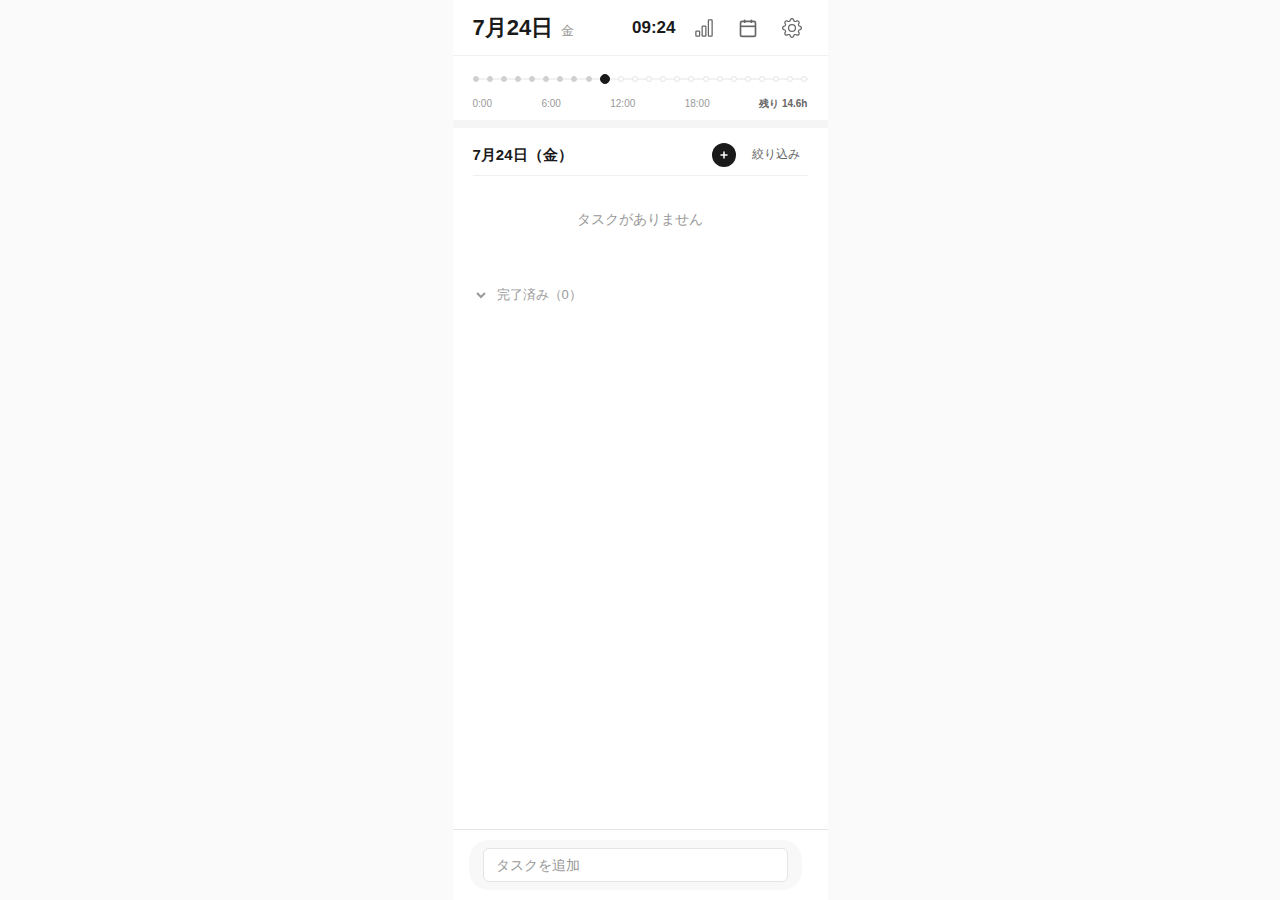
<file: index.html>
<!DOCTYPE html>
<html lang="ja">
<head>
  <meta charset="UTF-8">
  <meta name="viewport" content="width=device-width, initial-scale=1.0">
  <title>nowtask - ナウタスク</title>
  <link rel="stylesheet" href="css/base.css">
  <link rel="stylesheet" href="css/gauge.css">
  <link rel="stylesheet" href="css/task.css">
  <link rel="stylesheet" href="css/calendar.css">
  <link rel="stylesheet" href="css/stats.css">
</head>
<body>
  <div class="app-container">

    <!-- ヘッダー -->
    <header class="header">
      <div class="header-left">
        <div class="date" id="headerDate">10月24日</div>
        <div class="day" id="headerDay">金</div>
      </div>
      <div class="header-right">
        <div class="current-time" id="headerTime">14:30</div>
        <button class="icon-btn" id="statsBtn" title="統計">
          <svg viewBox="0 0 16 16" fill="currentColor">
            <path d="M4 11H2v3h2v-3zm5-4H7v7h2V7zm5-5v12h-2V2h2zm-2-1a1 1 0 0 0-1 1v12a1 1 0 0 0 1 1h2a1 1 0 0 0 1-1V2a1 1 0 0 0-1-1h-2zM6 7a1 1 0 0 1 1-1h2a1 1 0 0 1 1 1v7a1 1 0 0 1-1 1H7a1 1 0 0 1-1-1V7zm-5 4a1 1 0 0 1 1-1h2a1 1 0 0 1 1 1v3a1 1 0 0 1-1 1H2a1 1 0 0 1-1-1v-3z"/>
          </svg>
        </button>
        <button class="icon-btn" id="viewToggleBtn" title="カレンダー">
          <svg viewBox="0 0 24 24" fill="none" stroke="currentColor" stroke-width="2">
            <rect x="3" y="4" width="18" height="18" rx="2"></rect>
            <line x1="16" y1="2" x2="16" y2="6"></line>
            <line x1="8" y1="2" x2="8" y2="6"></line>
            <line x1="3" y1="10" x2="21" y2="10"></line>
          </svg>
        </button>
        <button class="icon-btn" id="settingsBtn" title="設定">
          <svg viewBox="0 0 16 16" fill="currentColor">
            <path d="M8 4.754a3.246 3.246 0 1 0 0 6.492 3.246 3.246 0 0 0 0-6.492M5.754 8a2.246 2.246 0 1 1 4.492 0 2.246 2.246 0 0 1-4.492 0"/>
            <path d="M9.796 1.343c-.527-1.79-3.065-1.79-3.592 0l-.094.319a.873.873 0 0 1-1.255.52l-.292-.16c-1.64-.892-3.433.902-2.54 2.541l.159.292a.873.873 0 0 1-.52 1.255l-.319.094c-1.79.527-1.79 3.065 0 3.592l.319.094a.873.873 0 0 1 .52 1.255l-.16.292c-.892 1.64.901 3.434 2.541 2.54l.292-.159a.873.873 0 0 1 1.255.52l.094.319c.527 1.79 3.065 1.79 3.592 0l.094-.319a.873.873 0 0 1 1.255-.52l.292.16c1.64.893 3.434-.902 2.54-2.541l-.159-.292a.873.873 0 0 1 .52-1.255l.319-.094c1.79-.527 1.79-3.065 0-3.592l-.319-.094a.873.873 0 0 1-.52-1.255l.16-.292c.893-1.64-.902-3.433-2.541-2.54l-.292.159a.873.873 0 0 1-1.255-.52zm-2.633.283c.246-.835 1.428-.835 1.674 0l.094.319a1.873 1.873 0 0 0 2.693 1.115l.291-.16c.764-.415 1.6.42 1.184 1.185l-.159.292a1.873 1.873 0 0 0 1.116 2.692l.318.094c.835.246.835 1.428 0 1.674l-.319.094a1.873 1.873 0 0 0-1.115 2.693l.16.291c.415.764-.42 1.6-1.185 1.184l-.291-.159a1.873 1.873 0 0 0-2.693 1.116l-.094.318c-.246.835-1.428.835-1.674 0l-.094-.319a1.873 1.873 0 0 0-2.692-1.115l-.292.16c-.764.415-1.6-.42-1.184-1.185l.159-.291A1.873 1.873 0 0 0 1.945 8.93l-.319-.094c-.835-.246-.835-1.428 0-1.674l.319-.094A1.873 1.873 0 0 0 3.06 4.377l-.16-.292c-.415-.764.42-1.6 1.185-1.184l.292.159a1.873 1.873 0 0 0 2.692-1.115z"/>
          </svg>
        </button>
      </div>
    </header>

    <!-- メインコンテンツ -->
    <main class="main-content">

      <!-- 24時間ゲージエリア -->
      <section class="gauge-section">
        <!-- 24時間ゲージ（ドット型） -->
        <div class="dots-container">
          <div class="dots-line"></div>
          <div class="dot-gauge" id="dotGauge">
            <!-- JSで24個のドットを生成 -->
          </div>
        </div>

        <!-- ゲージラベル -->
        <div class="dots-labels">
          <span>0:00</span>
          <span>6:00</span>
          <span>12:00</span>
          <span>18:00</span>
          <span class="remaining-compact" id="remainingTime">残り 9.5h</span>
        </div>
      </section>

      <!-- タスク一覧エリア -->
      <section class="tasks-section scrollable" id="taskSection">
        <div class="section-header">
          <div class="section-title" id="sectionTitle">10月24日（金）</div>
          <div class="section-actions">
            <button class="add-task-btn" id="addTaskBtn" title="タスク追加">
              <svg viewBox="0 0 24 24" fill="none" stroke="currentColor" stroke-width="3">
                <line x1="12" y1="5" x2="12" y2="19"></line>
                <line x1="5" y1="12" x2="19" y2="12"></line>
              </svg>
            </button>
            <button class="filter-btn" id="filterBtn">絞り込み</button>
          </div>
        </div>

        <!-- タスクリスト -->
        <div class="task-group" id="taskList">
          <!-- JSでタスクを生成 -->
        </div>

        <!-- 完了タスク（折りたたみ） -->
        <div class="completed-section">
          <button class="completed-toggle" id="completedToggle">
            <svg viewBox="0 0 16 16" fill="none" stroke="currentColor" stroke-width="2">
              <polyline points="4,6 8,10 12,6"></polyline>
            </svg>
            <span>完了済み（<span id="completedCount">0</span>）</span>
          </button>
          <div class="completed-tasks" id="completedTasks" style="display: none;">
            <!-- JSで完了タスクを生成 -->
          </div>
        </div>

        <!-- 時刻なしタスク -->
        <div class="no-time-group" id="noTimeGroup" style="display: none;">
          <div class="no-time-header">時刻未設定</div>
          <div id="noTimeTasks">
            <!-- JSで時刻なしタスクを生成 -->
          </div>
        </div>
      </section>

      <!-- カレンダーエリア（非表示） -->
      <section class="calendar-section" id="calendarSection" style="display: none;">
        <!-- カレンダーヘッダー -->
        <div class="calendar-header-actions">
          <button class="calendar-mode-btn" id="shiftModeBtn">シフト入力</button>
        </div>

        <div class="calendar-container" id="calendarContainer">
          <!-- JSでカレンダーを生成 -->
        </div>

        <!-- シフト入力プリセットボタン（シフトモード時のみ表示） -->
        <div class="shift-preset-area" id="shiftPresetArea" style="display: none;">
          <div class="shift-preset-header">
            <span class="shift-selected-date" id="shiftSelectedDate">日付を選択</span>
            <button class="shift-preset-manage-btn" id="manageShiftPresetsBtn">プリセット管理</button>
          </div>
          <div class="shift-preset-buttons" id="shiftPresetButtons">
            <!-- JSでプリセットボタンを生成 -->
          </div>
        </div>
      </section>

      <!-- 統計・分析エリア（非表示） -->
      <section class="stats-section scrollable" id="statsSection" style="display: none;">
        <!-- 期間選択 -->
        <div class="period-selector">
          <button class="period-btn active" data-period="today">今日</button>
          <button class="period-btn" data-period="week">今週</button>
          <button class="period-btn" data-period="month">今月</button>
        </div>

        <!-- 円形プログレスバー -->
        <div class="circular-gauge-container">
          <div class="circular-gauge">
            <svg width="240" height="240">
              <circle class="gauge-circle-bg" cx="120" cy="120" r="104"></circle>
              <circle class="gauge-circle-elapsed" cx="120" cy="120" r="104" id="circleElapsed"></circle>
              <circle class="gauge-circle-scheduled" cx="120" cy="120" r="104" id="circleScheduled"></circle>
            </svg>
            <div class="gauge-center-info">
              <div class="gauge-current-time" id="gaugeCurrentTime">14:30</div>
              <div class="gauge-elapsed-time" id="gaugeElapsedTime">経過 14.5h</div>
              <div class="gauge-remaining-time" id="gaugeRemainingTime">残り 9.5h</div>
            </div>
          </div>
          <div class="gauge-legend">
            <div class="gauge-legend-item">
              <div class="gauge-legend-dot elapsed"></div>
              <span>経過</span>
            </div>
            <div class="gauge-legend-item">
              <div class="gauge-legend-dot scheduled"></div>
              <span>予定</span>
            </div>
            <div class="gauge-legend-item">
              <div class="gauge-legend-dot free"></div>
              <span>空き</span>
            </div>
          </div>
        </div>

        <!-- 統計データ -->
        <div class="stats-data-container">
          <div class="stats-card">
            <div class="stats-card-title">合計タスク数</div>
            <div class="stats-card-value" id="totalTasksCount">0</div>
            <div class="stats-card-label">完了 <span id="completedTasksCount">0</span> / 未完了 <span id="incompleteTasksCount">0</span></div>
          </div>

          <div class="stats-grid">
            <div class="stats-grid-item">
              <div class="stats-grid-label">予定時間</div>
              <div class="stats-grid-value" id="scheduledHours">0h</div>
            </div>
            <div class="stats-grid-item">
              <div class="stats-grid-label">空き時間</div>
              <div class="stats-grid-value" id="freeHours">24h</div>
            </div>
            <div class="stats-grid-item">
              <div class="stats-grid-label">平均所要時間</div>
              <div class="stats-grid-value" id="avgDuration">0h</div>
            </div>
            <div class="stats-grid-item">
              <div class="stats-grid-label">完了率</div>
              <div class="stats-grid-value" id="completionRate">0%</div>
            </div>
          </div>
        </div>

        <!-- タグ分析 -->
        <div class="tag-analysis-container">
          <div class="tag-analysis-title">タグ別分析</div>
          <div id="tagAnalysisList">
            <!-- JSでタグ分析を生成 -->
          </div>
        </div>
      </section>

    </main>

    <!-- クイック入力（画面下部に固定） -->
    <div class="quick-input">
      <div class="input-wrapper">
        <input type="text" class="input-field" id="quickInput" placeholder="タスクを追加" autocomplete="off">
      </div>
      <button class="time-btn" id="timeBtn" title="時間設定">
        <svg viewBox="0 0 24 24" fill="none" stroke="currentColor" stroke-width="2">
          <circle cx="12" cy="12" r="10"></circle>
          <polyline points="12 6 12 12 16 14"></polyline>
        </svg>
      </button>
    </div>

  </div>

  <!-- ルーティン管理モーダル -->
  <div class="modal-overlay" id="routineModal" style="display: none;">
    <div class="modal-content">
      <div class="modal-header">
        <h2 class="modal-title">ルーティン管理</h2>
        <button class="modal-close-btn" id="routineCloseBtn">×</button>
      </div>
      <div class="modal-body">

        <!-- ルーティン一覧 -->
        <div class="routine-list" id="routineList">
          <!-- JSでルーティンを生成 -->
        </div>

        <!-- ルーティン追加ボタン -->
        <button class="add-routine-btn" id="addRoutineBtn">+ ルーティンを追加</button>

      </div>
    </div>
  </div>

  <!-- ルーティン編集モーダル -->
  <div class="modal-overlay" id="routineEditModal" style="display: none;">
    <div class="modal-content">
      <div class="modal-header">
        <h2 class="modal-title">ルーティン編集</h2>
        <button class="modal-close-btn" id="routineEditCloseBtn">×</button>
      </div>
      <div class="modal-body">
        <form id="routineEditForm">

          <!-- ルーティン名 -->
          <div class="form-group">
            <label class="form-label">ルーティン名</label>
            <input type="text" class="form-input" id="editRoutineName" placeholder="例: 睡眠" required>
          </div>

          <!-- 所要時間 -->
          <div class="form-group">
            <label class="form-label">所要時間（分）</label>
            <input type="number" class="form-input" id="editRoutineDuration" min="0" placeholder="例: 480">
          </div>

          <!-- 開始時刻 -->
          <div class="form-group">
            <label class="form-label">開始時刻（任意）</label>
            <input type="time" class="form-input" id="editRoutineStartTime">
            <p class="settings-description">毎日この時刻に追加されます</p>
          </div>

          <!-- 繰り返しパターン -->
          <div class="form-group">
            <label class="form-label">繰り返しパターン</label>
            <select class="form-input" id="editRoutinePattern">
              <option value="daily">毎日</option>
              <option value="weekly">毎週</option>
              <option value="monthly">毎月</option>
            </select>
          </div>

          <!-- 曜日選択（週次の場合） -->
          <div class="form-group" id="weekdayGroup" style="display: none;">
            <label class="form-label">曜日を選択</label>
            <div class="weekday-selector">
              <label class="weekday-checkbox">
                <input type="checkbox" value="0"> 日
              </label>
              <label class="weekday-checkbox">
                <input type="checkbox" value="1"> 月
              </label>
              <label class="weekday-checkbox">
                <input type="checkbox" value="2"> 火
              </label>
              <label class="weekday-checkbox">
                <input type="checkbox" value="3"> 水
              </label>
              <label class="weekday-checkbox">
                <input type="checkbox" value="4"> 木
              </label>
              <label class="weekday-checkbox">
                <input type="checkbox" value="5"> 金
              </label>
              <label class="weekday-checkbox">
                <input type="checkbox" value="6"> 土
              </label>
            </div>
          </div>

          <!-- ボタン -->
          <div class="modal-actions">
            <button type="button" class="btn-secondary" id="deleteRoutineBtn">削除</button>
            <button type="submit" class="btn-primary">保存</button>
          </div>
        </form>
      </div>
    </div>
  </div>

  <!-- 設定モーダル -->
  <div class="modal-overlay" id="settingsModal" style="display: none;">
    <div class="modal-content">
      <div class="modal-header">
        <h2 class="modal-title">設定</h2>
        <button class="modal-close-btn" id="settingsCloseBtn">×</button>
      </div>
      <div class="modal-body">

        <!-- 表示設定 -->
        <div class="settings-section">
          <h3 class="settings-section-title">表示設定</h3>

          <div class="settings-item">
            <label class="settings-label">初期表示画面</label>
            <select class="settings-select" id="defaultView">
              <option value="tasks">タスク一覧</option>
              <option value="calendar">カレンダー</option>
            </select>
            <p class="settings-description">アプリ起動時に表示する画面を選択</p>
          </div>
        </div>

        <!-- ルーティン設定 -->
        <div class="settings-section">
          <h3 class="settings-section-title">ルーティン設定</h3>

          <div class="settings-item">
            <button class="settings-btn" id="manageRoutinesBtn">ルーティンを管理</button>
            <p class="settings-description">定期的に繰り返すタスクを登録・編集</p>
          </div>
        </div>

        <!-- データ管理 -->
        <div class="settings-section">
          <h3 class="settings-section-title">データ管理</h3>

          <div class="settings-item">
            <button class="settings-btn danger" id="clearAllDataBtn">全データを削除</button>
            <p class="settings-description">全てのタスク、設定を削除（復元不可）</p>
          </div>
        </div>

        <!-- アプリ情報 -->
        <div class="settings-section">
          <h3 class="settings-section-title">アプリ情報</h3>

          <div class="settings-item">
            <div class="app-info">
              <div class="app-name">nowtask（ナウタスク）</div>
              <div class="app-version">Version 1.0.0</div>
              <div class="app-description">24時間から差し引いて空き時間を可視化するタスク管理アプリ</div>
            </div>
          </div>
        </div>

      </div>
    </div>
  </div>

  <!-- タスク編集モーダル -->
  <div class="modal-overlay" id="taskEditModal" style="display: none;">
    <div class="modal-content">
      <div class="modal-header">
        <h2 class="modal-title">タスク編集</h2>
        <button class="modal-close-btn" id="modalCloseBtn">×</button>
      </div>
      <div class="modal-body">
        <form id="taskEditForm">
          <!-- タスク名 -->
          <div class="form-group">
            <label class="form-label">タスク名</label>
            <input type="text" class="form-input" id="editTaskName" placeholder="タスク名を入力" required>
          </div>

          <!-- 時間設定 -->
          <div class="form-group">
            <label class="form-label">時間設定</label>
            <div class="time-inputs">
              <div class="time-input-group">
                <label class="time-label">開始時刻</label>
                <input type="datetime-local" class="form-input" id="editStartTime">
              </div>
              <div class="time-input-group">
                <label class="time-label">終了時刻</label>
                <input type="datetime-local" class="form-input" id="editEndTime">
              </div>
              <div class="time-input-group">
                <label class="time-label">所要時間（分）</label>
                <input type="number" class="form-input" id="editDuration" min="0" placeholder="例: 60">
              </div>
            </div>
          </div>

          <!-- 優先度 -->
          <div class="form-group">
            <label class="form-label">優先度</label>
            <div class="priority-buttons">
              <button type="button" class="priority-btn" data-priority="high">
                <span class="priority-dot high"></span>高
              </button>
              <button type="button" class="priority-btn" data-priority="medium">
                <span class="priority-dot medium"></span>中
              </button>
              <button type="button" class="priority-btn" data-priority="low">
                <span class="priority-dot low"></span>低
              </button>
              <button type="button" class="priority-btn" data-priority="">なし</button>
            </div>
          </div>

          <!-- タグ -->
          <div class="form-group">
            <label class="form-label">タグ</label>
            <div class="tag-input-wrapper">
              <input type="text" class="form-input" id="tagInput" placeholder="タグを入力してEnter">
              <div class="tag-list" id="tagList"></div>
            </div>
          </div>

          <!-- サブタスク -->
          <div class="form-group">
            <label class="form-label">サブタスク</label>
            <div class="subtask-list" id="subtaskList"></div>
            <button type="button" class="add-subtask-btn" id="addSubtaskBtn">+ サブタスクを追加</button>
          </div>

          <!-- ボタン -->
          <div class="modal-actions">
            <button type="button" class="btn-secondary" id="deleteTaskBtn">削除</button>
            <button type="submit" class="btn-primary">保存</button>
          </div>
        </form>
      </div>
    </div>
  </div>

  <!-- 検索・絞り込みモーダル -->
  <div class="modal-overlay" id="filterModal" style="display: none;">
    <div class="modal-content">
      <div class="modal-header">
        <h2 class="modal-title">検索・絞り込み</h2>
        <button class="modal-close-btn" id="filterCloseBtn">×</button>
      </div>
      <div class="modal-body">

        <!-- 検索 -->
        <div class="form-group">
          <label class="form-label">検索</label>
          <input type="text" class="form-input" id="searchInput" placeholder="タスク名で検索">
        </div>

        <!-- 優先度で絞り込み -->
        <div class="form-group">
          <label class="form-label">優先度</label>
          <div class="filter-options">
            <label class="filter-checkbox">
              <input type="checkbox" value="high" class="priority-filter"> 高
            </label>
            <label class="filter-checkbox">
              <input type="checkbox" value="medium" class="priority-filter"> 中
            </label>
            <label class="filter-checkbox">
              <input type="checkbox" value="low" class="priority-filter"> 低
            </label>
            <label class="filter-checkbox">
              <input type="checkbox" value="none" class="priority-filter"> なし
            </label>
          </div>
        </div>

        <!-- タグで絞り込み -->
        <div class="form-group">
          <label class="form-label">タグ</label>
          <div class="filter-options" id="tagFilterList">
            <!-- JSでタグを生成 -->
          </div>
        </div>

        <!-- 完了状態で絞り込み -->
        <div class="form-group">
          <label class="form-label">完了状態</label>
          <div class="filter-options">
            <label class="filter-checkbox">
              <input type="checkbox" value="incomplete" class="status-filter" checked> 未完了
            </label>
            <label class="filter-checkbox">
              <input type="checkbox" value="completed" class="status-filter"> 完了済み
            </label>
          </div>
        </div>

        <!-- ボタン -->
        <div class="modal-actions">
          <button type="button" class="btn-secondary" id="clearFilterBtn">クリア</button>
          <button type="button" class="btn-primary" id="applyFilterBtn">適用</button>
        </div>

      </div>
    </div>
  </div>

  <!-- シフトプリセット管理モーダル -->
  <div class="modal-overlay" id="shiftPresetModal" style="display: none;">
    <div class="modal-content">
      <div class="modal-header">
        <h2 class="modal-title">シフトプリセット管理</h2>
        <button class="modal-close-btn" id="shiftPresetCloseBtn">×</button>
      </div>
      <div class="modal-body">

        <!-- プリセット一覧 -->
        <div class="preset-list" id="presetList">
          <!-- JSでプリセットを生成 -->
        </div>

        <!-- プリセット追加ボタン -->
        <button class="add-preset-btn" id="addPresetBtn">+ プリセットを追加</button>

      </div>
    </div>
  </div>

  <!-- プリセット編集モーダル -->
  <div class="modal-overlay" id="presetEditModal" style="display: none;">
    <div class="modal-content">
      <div class="modal-header">
        <h2 class="modal-title">プリセット編集</h2>
        <button class="modal-close-btn" id="presetEditCloseBtn">×</button>
      </div>
      <div class="modal-body">
        <form id="presetEditForm">

          <!-- プリセット名 -->
          <div class="form-group">
            <label class="form-label">プリセット名</label>
            <input type="text" class="form-input" id="editPresetName" placeholder="例: 夜勤" required>
          </div>

          <!-- 勤務開始時刻（任意） -->
          <div class="form-group">
            <label class="form-label">勤務開始時刻（任意）</label>
            <input type="time" class="form-input" id="editPresetStartTime">
            <p class="settings-description">設定すると自動でタスクが生成されます</p>
          </div>

          <!-- 勤務終了時刻（任意） -->
          <div class="form-group">
            <label class="form-label">勤務終了時刻（任意）</label>
            <input type="time" class="form-input" id="editPresetEndTime">
          </div>

          <!-- 休憩時間（任意） -->
          <div class="form-group">
            <label class="form-label">休憩時間（分・任意）</label>
            <input type="number" class="form-input" id="editPresetBreakTime" min="0" placeholder="例: 60">
          </div>

          <!-- ボタン -->
          <div class="modal-actions">
            <button type="button" class="btn-secondary" id="deletePresetBtn">削除</button>
            <button type="submit" class="btn-primary">保存</button>
          </div>
        </form>
      </div>
    </div>
  </div>

  <!-- JavaScript読み込み -->
  <script src="js/storage.js"></script>
  <script src="js/gauge.js"></script>
  <script src="js/task.js"></script>
  <script src="js/task-edit.js"></script>
  <script src="js/calendar.js"></script>
  <script src="js/routine.js"></script>
  <script src="js/shift.js"></script>
  <script src="js/stats.js"></script>
  <script src="js/settings.js"></script>
  <script src="js/main.js"></script>
</body>
</html>
</file>
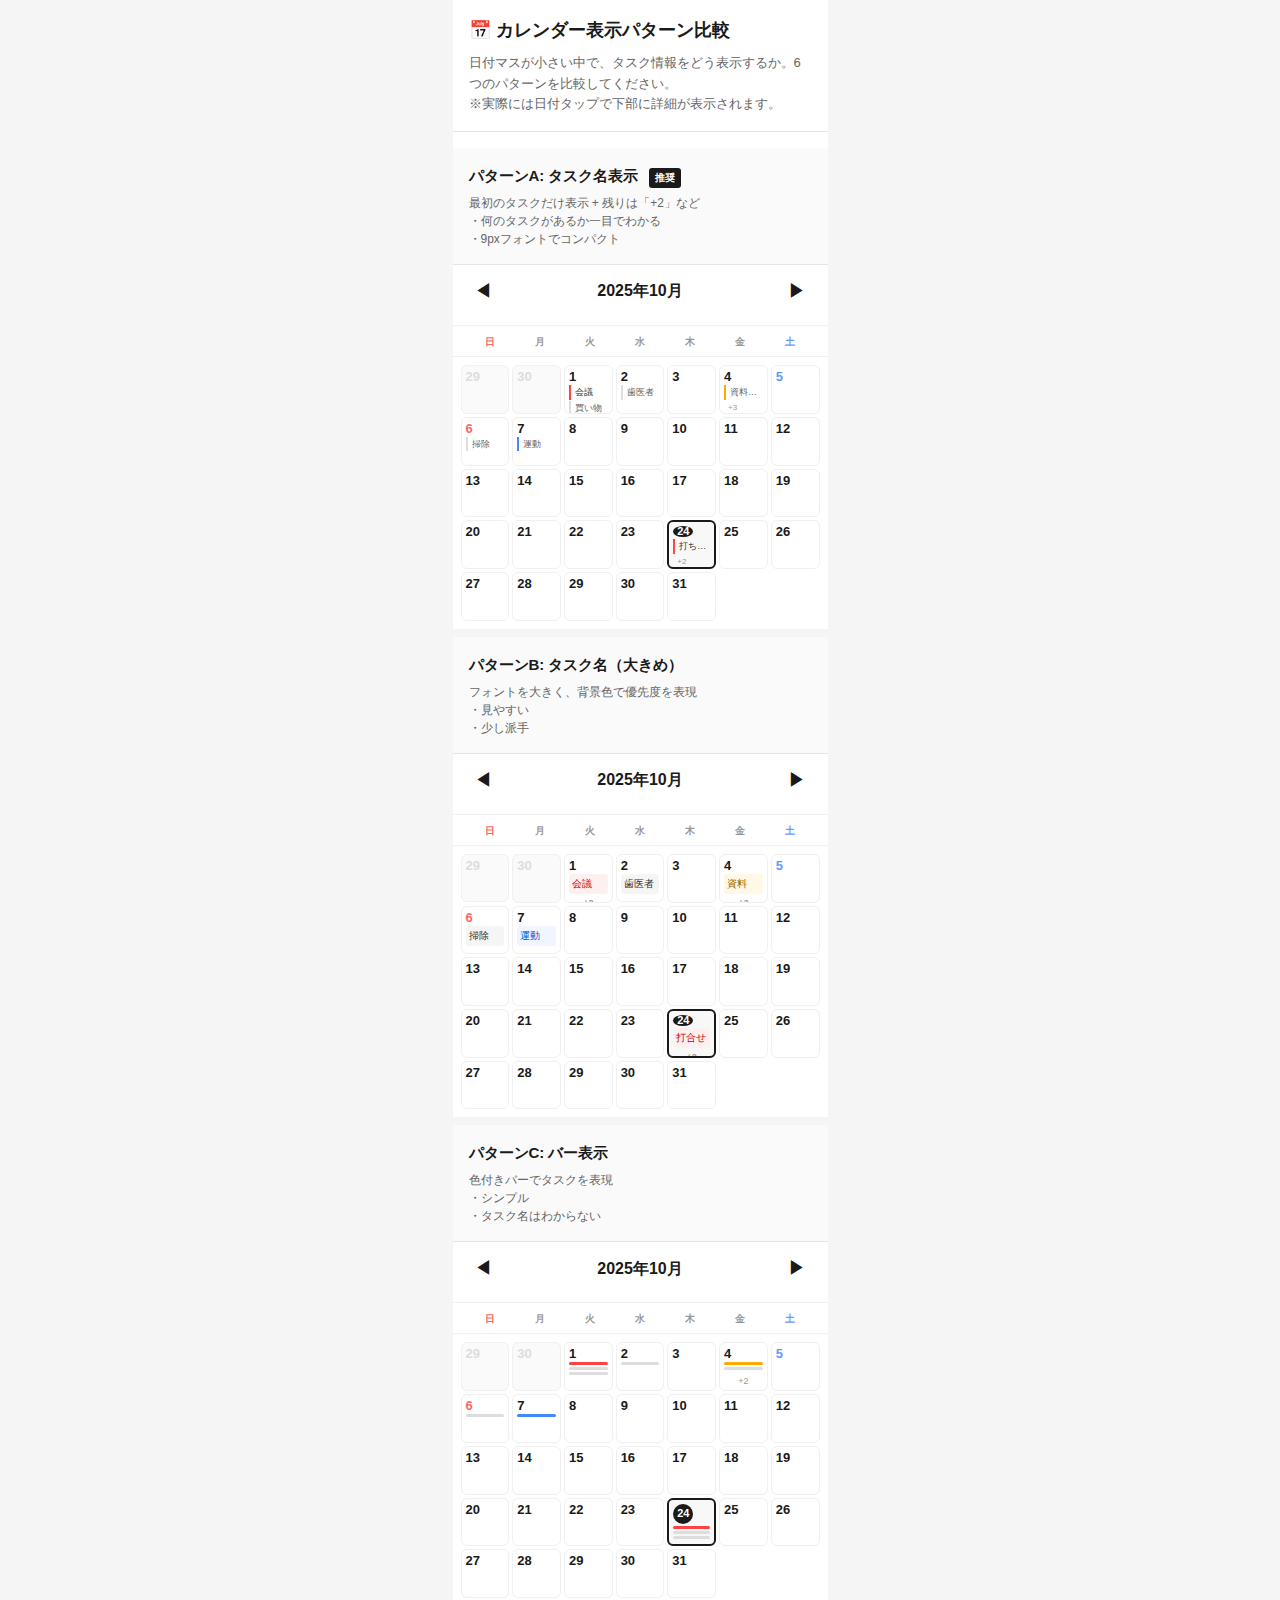
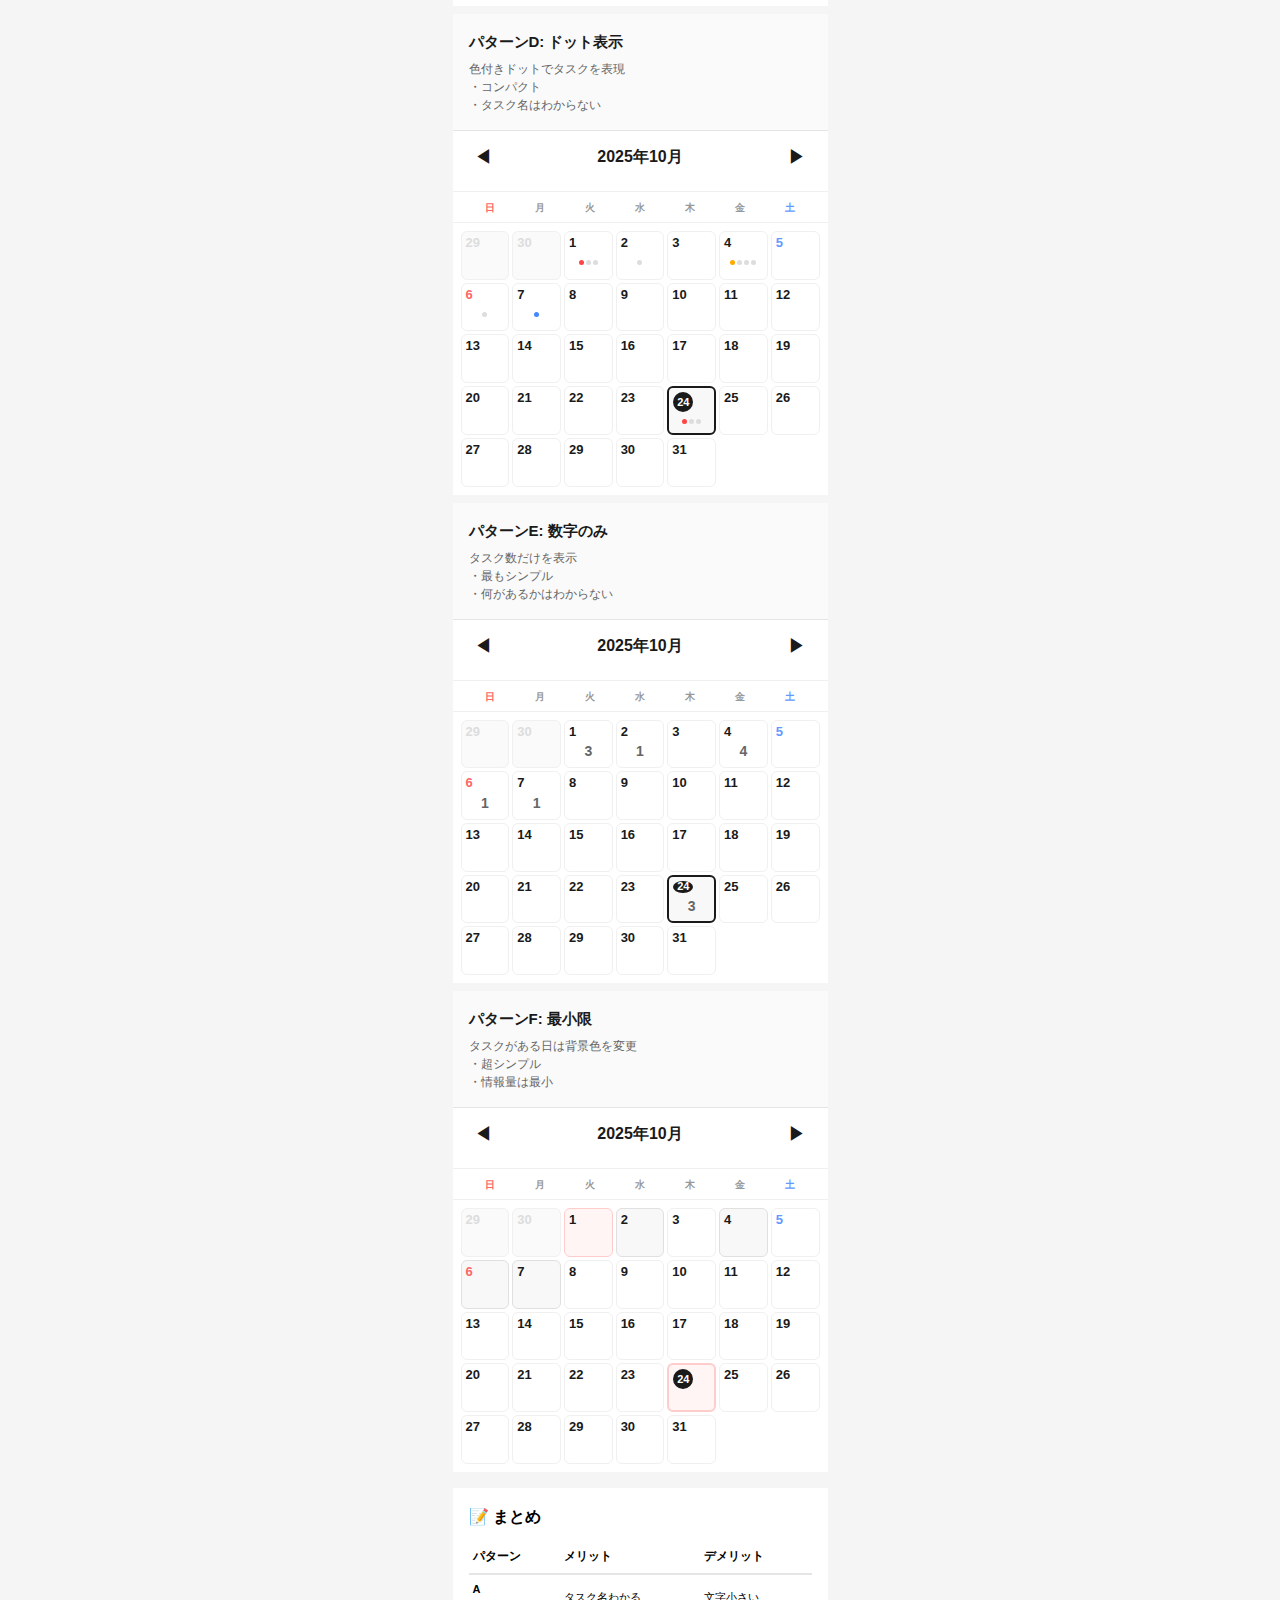
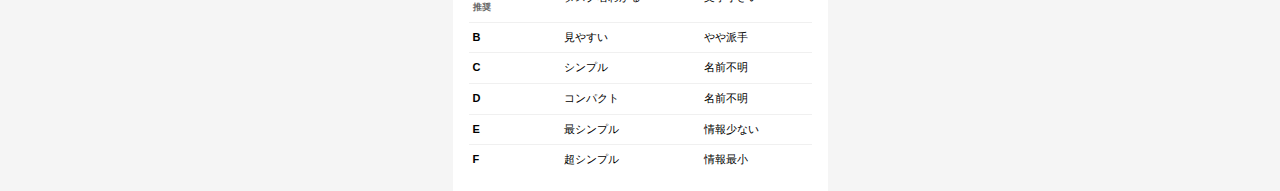
<file: mock/nowtask_calendar_catalog.html>
<!DOCTYPE html>
<html lang="ja">
<head>
    <meta charset="UTF-8">
    <meta name="viewport" content="width=device-width, initial-scale=1.0">
    <title>nowtask - カレンダー表示パターン比較</title>
    <style>
        * {
            margin: 0;
            padding: 0;
            box-sizing: border-box;
        }

        body {
            font-family: -apple-system, BlinkMacSystemFont, "Segoe UI", Roboto, sans-serif;
            background: #f5f5f5;
            padding: 0;
            line-height: 1.6;
        }

        .container {
            max-width: 375px;
            margin: 0 auto;
            background: white;
        }

        h1 {
            font-size: 18px;
            margin-bottom: 8px;
            color: #1a1a1a;
            padding: 16px 16px 0;
        }

        .description {
            color: #666;
            margin-bottom: 16px;
            font-size: 13px;
            padding: 0 16px 16px;
            border-bottom: 1px solid #e5e5e5;
        }

        .patterns-grid {
            display: flex;
            flex-direction: column;
            gap: 0;
        }

        .pattern-card {
            background: white;
            border-radius: 0;
            overflow: hidden;
            box-shadow: none;
            border-bottom: 8px solid #f5f5f5;
        }

        .pattern-header {
            padding: 16px;
            background: #fafafa;
            border-bottom: 1px solid #e5e5e5;
        }

        .pattern-title {
            font-size: 15px;
            font-weight: 700;
            color: #1a1a1a;
            margin-bottom: 6px;
        }

        .pattern-description {
            font-size: 12px;
            color: #666;
            line-height: 1.5;
        }

        .phone-frame {
            width: 100%;
            background: white;
            position: relative;
        }

        /* 共通：ヘッダー */
        .header {
            padding: 12px 16px;
            background: white;
            border-bottom: 1px solid #f0f0f0;
        }

        .month-nav {
            display: flex;
            align-items: center;
            justify-content: space-between;
            margin-bottom: 8px;
        }

        .month-title {
            font-size: 16px;
            font-weight: 700;
            color: #1a1a1a;
        }

        .nav-btn {
            width: 28px;
            height: 28px;
            display: flex;
            align-items: center;
            justify-content: center;
            border: none;
            background: none;
            color: #1a1a1a;
            cursor: pointer;
            font-size: 18px;
        }

        /* 共通：曜日ヘッダー */
        .weekdays {
            display: grid;
            grid-template-columns: repeat(7, 1fr);
            padding: 8px 12px 6px;
            border-bottom: 1px solid #f0f0f0;
        }

        .weekday {
            text-align: center;
            font-size: 10px;
            font-weight: 600;
            color: #999;
        }

        .weekday.sunday { color: #ff6666; }
        .weekday.saturday { color: #6699ff; }

        /* 共通：カレンダーグリッド */
        .calendar-grid {
            display: grid;
            grid-template-columns: repeat(7, 1fr);
            padding: 8px;
            gap: 3px;
        }

        .day-cell {
            aspect-ratio: 1;
            background: white;
            border: 1px solid #f0f0f0;
            border-radius: 6px;
            padding: 4px;
            cursor: pointer;
            display: flex;
            flex-direction: column;
            position: relative;
            overflow: hidden;
        }

        .day-cell:hover {
            background: #fafafa;
        }

        .day-cell.other-month {
            background: #fafafa;
        }

        .day-cell.other-month .day-number {
            color: #ddd;
        }

        .day-cell.today {
            border-color: #1a1a1a;
            border-width: 2px;
            background: #f8f8f8;
        }

        .day-number {
            font-size: 13px;
            font-weight: 600;
            color: #1a1a1a;
            margin-bottom: 2px;
            line-height: 1;
        }

        .day-cell.sunday .day-number { color: #ff6666; }
        .day-cell.saturday .day-number { color: #6699ff; }

        .day-cell.today .day-number {
            background: #1a1a1a;
            color: white;
            border-radius: 50%;
            width: 20px;
            height: 20px;
            display: flex;
            align-items: center;
            justify-content: center;
            font-size: 11px;
        }

        /* パターンA: タスク名表示（推奨） */
        .pattern-a .day-tasks {
            flex: 1;
            display: flex;
            flex-direction: column;
            gap: 1px;
        }

        .pattern-a .task-item {
            font-size: 9px;
            color: #666;
            padding-left: 4px;
            border-left: 2px solid #ddd;
            white-space: nowrap;
            overflow: hidden;
            text-overflow: ellipsis;
        }

        .pattern-a .task-item.priority-high {
            border-left-color: #ff4444;
            color: #333;
        }

        .pattern-a .task-item.priority-medium {
            border-left-color: #ffaa00;
        }

        .pattern-a .task-item.priority-low {
            border-left-color: #4488ff;
        }

        .pattern-a .more-tasks {
            font-size: 8px;
            color: #999;
            padding-left: 4px;
            margin-top: 1px;
        }

        /* パターンB: タスク名（大きめフォント） */
        .pattern-b .day-tasks {
            flex: 1;
            display: flex;
            flex-direction: column;
            gap: 2px;
        }

        .pattern-b .task-item {
            font-size: 10px;
            color: #333;
            font-weight: 500;
            white-space: nowrap;
            overflow: hidden;
            text-overflow: ellipsis;
            padding: 2px 3px;
            background: #f5f5f5;
            border-radius: 3px;
        }

        .pattern-b .task-item.priority-high {
            background: #fff0f0;
            color: #cc0000;
        }

        .pattern-b .task-item.priority-medium {
            background: #fff8e6;
            color: #996600;
        }

        .pattern-b .task-item.priority-low {
            background: #f0f5ff;
            color: #0055cc;
        }

        .pattern-b .more-tasks {
            font-size: 9px;
            color: #999;
            text-align: center;
            font-weight: 600;
        }

        /* パターンC: バー表示 */
        .pattern-c .day-tasks {
            flex: 1;
            display: flex;
            flex-direction: column;
            gap: 2px;
        }

        .pattern-c .task-bar {
            height: 3px;
            background: #ddd;
            border-radius: 2px;
        }

        .pattern-c .task-bar.priority-high { background: #ff4444; }
        .pattern-c .task-bar.priority-medium { background: #ffaa00; }
        .pattern-c .task-bar.priority-low { background: #4488ff; }

        .pattern-c .task-count {
            font-size: 9px;
            color: #999;
            text-align: center;
            margin-top: 2px;
        }

        /* パターンD: ドット表示 */
        .pattern-d .day-tasks {
            flex: 1;
            display: flex;
            align-items: center;
            justify-content: center;
        }

        .pattern-d .task-dots {
            display: flex;
            gap: 2px;
            flex-wrap: wrap;
            justify-content: center;
        }

        .pattern-d .task-dot {
            width: 5px;
            height: 5px;
            border-radius: 50%;
            background: #ddd;
        }

        .pattern-d .task-dot.priority-high { background: #ff4444; }
        .pattern-d .task-dot.priority-medium { background: #ffaa00; }
        .pattern-d .task-dot.priority-low { background: #4488ff; }

        /* パターンE: 数字のみ */
        .pattern-e .day-tasks {
            flex: 1;
            display: flex;
            align-items: center;
            justify-content: center;
        }

        .pattern-e .task-count {
            font-size: 14px;
            font-weight: 700;
            color: #999;
        }

        .pattern-e .day-cell.has-tasks .task-count {
            color: #666;
        }

        /* パターンF: 最小限（背景色のみ） */
        .pattern-f .day-cell.has-tasks {
            background: #f8f8f8;
            border-color: #e0e0e0;
        }

        .pattern-f .day-cell.has-high-priority {
            background: #fff5f5;
            border-color: #ffcccc;
        }

        .pattern-f .day-cell.today.has-tasks {
            background: #f0f0f0;
        }

        /* 推奨バッジ */
        .recommended {
            display: inline-block;
            background: #1a1a1a;
            color: white;
            font-size: 10px;
            padding: 2px 6px;
            border-radius: 3px;
            margin-left: 6px;
            font-weight: 600;
        }
    </style>
</head>
<body>
    <div class="container">
        <h1>📅 カレンダー表示パターン比較</h1>
        <p class="description">
            日付マスが小さい中で、タスク情報をどう表示するか。6つのパターンを比較してください。<br>
            ※実際には日付タップで下部に詳細が表示されます。
        </p>

        <div class="patterns-grid">
            <!-- パターンA: タスク名表示（最初のタスク + +N件） -->
            <div class="pattern-card">
                <div class="pattern-header">
                    <div class="pattern-title">
                        パターンA: タスク名表示
                        <span class="recommended">推奨</span>
                    </div>
                    <div class="pattern-description">
                        最初のタスクだけ表示 + 残りは「+2」など<br>
                        ・何のタスクがあるか一目でわかる<br>
                        ・9pxフォントでコンパクト
                    </div>
                </div>
                <div class="phone-frame pattern-a">
                    <div class="header">
                        <div class="month-nav">
                            <button class="nav-btn">◀</button>
                            <div class="month-title">2025年10月</div>
                            <button class="nav-btn">▶</button>
                        </div>
                    </div>
                    <div class="weekdays">
                        <div class="weekday sunday">日</div>
                        <div class="weekday">月</div>
                        <div class="weekday">火</div>
                        <div class="weekday">水</div>
                        <div class="weekday">木</div>
                        <div class="weekday">金</div>
                        <div class="weekday saturday">土</div>
                    </div>
                    <div class="calendar-grid">
                        <!-- 9月の日付 -->
                        <div class="day-cell other-month"><div class="day-number">29</div></div>
                        <div class="day-cell other-month"><div class="day-number">30</div></div>
                        <!-- 10月 -->
                        <div class="day-cell">
                            <div class="day-number">1</div>
                            <div class="day-tasks">
                                <div class="task-item priority-high">会議</div>
                                <div class="task-item">買い物</div>
                                <div class="more-tasks">+1</div>
                            </div>
                        </div>
                        <div class="day-cell">
                            <div class="day-number">2</div>
                            <div class="day-tasks">
                                <div class="task-item">歯医者</div>
                            </div>
                        </div>
                        <div class="day-cell">
                            <div class="day-number">3</div>
                        </div>
                        <div class="day-cell">
                            <div class="day-number">4</div>
                            <div class="day-tasks">
                                <div class="task-item priority-medium">資料作成</div>
                                <div class="more-tasks">+3</div>
                            </div>
                        </div>
                        <div class="day-cell saturday">
                            <div class="day-number">5</div>
                        </div>
                        <div class="day-cell sunday">
                            <div class="day-number">6</div>
                            <div class="day-tasks">
                                <div class="task-item">掃除</div>
                            </div>
                        </div>
                        <div class="day-cell">
                            <div class="day-number">7</div>
                            <div class="day-tasks">
                                <div class="task-item priority-low">運動</div>
                            </div>
                        </div>
                        <!-- 以下省略して24日まで -->
                        <div class="day-cell"><div class="day-number">8</div></div>
                        <div class="day-cell"><div class="day-number">9</div></div>
                        <div class="day-cell"><div class="day-number">10</div></div>
                        <div class="day-cell"><div class="day-number">11</div></div>
                        <div class="day-cell"><div class="day-number">12</div></div>
                        <div class="day-cell"><div class="day-number">13</div></div>
                        <div class="day-cell"><div class="day-number">14</div></div>
                        <div class="day-cell"><div class="day-number">15</div></div>
                        <div class="day-cell"><div class="day-number">16</div></div>
                        <div class="day-cell"><div class="day-number">17</div></div>
                        <div class="day-cell"><div class="day-number">18</div></div>
                        <div class="day-cell"><div class="day-number">19</div></div>
                        <div class="day-cell"><div class="day-number">20</div></div>
                        <div class="day-cell"><div class="day-number">21</div></div>
                        <div class="day-cell"><div class="day-number">22</div></div>
                        <div class="day-cell"><div class="day-number">23</div></div>
                        <div class="day-cell today">
                            <div class="day-number">24</div>
                            <div class="day-tasks">
                                <div class="task-item priority-high">打ち合わせ</div>
                                <div class="more-tasks">+2</div>
                            </div>
                        </div>
                        <div class="day-cell"><div class="day-number">25</div></div>
                        <div class="day-cell"><div class="day-number">26</div></div>
                        <div class="day-cell"><div class="day-number">27</div></div>
                        <div class="day-cell"><div class="day-number">28</div></div>
                        <div class="day-cell"><div class="day-number">29</div></div>
                        <div class="day-cell"><div class="day-number">30</div></div>
                        <div class="day-cell"><div class="day-number">31</div></div>
                    </div>
                </div>
            </div>

            <!-- パターンB: タスク名（大きめ・背景色付き） -->
            <div class="pattern-card">
                <div class="pattern-header">
                    <div class="pattern-title">パターンB: タスク名（大きめ）</div>
                    <div class="pattern-description">
                        フォントを大きく、背景色で優先度を表現<br>
                        ・見やすい<br>
                        ・少し派手
                    </div>
                </div>
                <div class="phone-frame pattern-b">
                    <div class="header">
                        <div class="month-nav">
                            <button class="nav-btn">◀</button>
                            <div class="month-title">2025年10月</div>
                            <button class="nav-btn">▶</button>
                        </div>
                    </div>
                    <div class="weekdays">
                        <div class="weekday sunday">日</div>
                        <div class="weekday">月</div>
                        <div class="weekday">火</div>
                        <div class="weekday">水</div>
                        <div class="weekday">木</div>
                        <div class="weekday">金</div>
                        <div class="weekday saturday">土</div>
                    </div>
                    <div class="calendar-grid">
                        <div class="day-cell other-month"><div class="day-number">29</div></div>
                        <div class="day-cell other-month"><div class="day-number">30</div></div>
                        <div class="day-cell">
                            <div class="day-number">1</div>
                            <div class="day-tasks">
                                <div class="task-item priority-high">会議</div>
                                <div class="more-tasks">+2</div>
                            </div>
                        </div>
                        <div class="day-cell">
                            <div class="day-number">2</div>
                            <div class="day-tasks">
                                <div class="task-item">歯医者</div>
                            </div>
                        </div>
                        <div class="day-cell"><div class="day-number">3</div></div>
                        <div class="day-cell">
                            <div class="day-number">4</div>
                            <div class="day-tasks">
                                <div class="task-item priority-medium">資料</div>
                                <div class="more-tasks">+3</div>
                            </div>
                        </div>
                        <div class="day-cell saturday"><div class="day-number">5</div></div>
                        <div class="day-cell sunday">
                            <div class="day-number">6</div>
                            <div class="day-tasks">
                                <div class="task-item">掃除</div>
                            </div>
                        </div>
                        <div class="day-cell">
                            <div class="day-number">7</div>
                            <div class="day-tasks">
                                <div class="task-item priority-low">運動</div>
                            </div>
                        </div>
                        <div class="day-cell"><div class="day-number">8</div></div>
                        <div class="day-cell"><div class="day-number">9</div></div>
                        <div class="day-cell"><div class="day-number">10</div></div>
                        <div class="day-cell"><div class="day-number">11</div></div>
                        <div class="day-cell"><div class="day-number">12</div></div>
                        <div class="day-cell"><div class="day-number">13</div></div>
                        <div class="day-cell"><div class="day-number">14</div></div>
                        <div class="day-cell"><div class="day-number">15</div></div>
                        <div class="day-cell"><div class="day-number">16</div></div>
                        <div class="day-cell"><div class="day-number">17</div></div>
                        <div class="day-cell"><div class="day-number">18</div></div>
                        <div class="day-cell"><div class="day-number">19</div></div>
                        <div class="day-cell"><div class="day-number">20</div></div>
                        <div class="day-cell"><div class="day-number">21</div></div>
                        <div class="day-cell"><div class="day-number">22</div></div>
                        <div class="day-cell"><div class="day-number">23</div></div>
                        <div class="day-cell today">
                            <div class="day-number">24</div>
                            <div class="day-tasks">
                                <div class="task-item priority-high">打合せ</div>
                                <div class="more-tasks">+2</div>
                            </div>
                        </div>
                        <div class="day-cell"><div class="day-number">25</div></div>
                        <div class="day-cell"><div class="day-number">26</div></div>
                        <div class="day-cell"><div class="day-number">27</div></div>
                        <div class="day-cell"><div class="day-number">28</div></div>
                        <div class="day-cell"><div class="day-number">29</div></div>
                        <div class="day-cell"><div class="day-number">30</div></div>
                        <div class="day-cell"><div class="day-number">31</div></div>
                    </div>
                </div>
            </div>

            <!-- パターンC: バー表示 -->
            <div class="pattern-card">
                <div class="pattern-header">
                    <div class="pattern-title">パターンC: バー表示</div>
                    <div class="pattern-description">
                        色付きバーでタスクを表現<br>
                        ・シンプル<br>
                        ・タスク名はわからない
                    </div>
                </div>
                <div class="phone-frame pattern-c">
                    <div class="header">
                        <div class="month-nav">
                            <button class="nav-btn">◀</button>
                            <div class="month-title">2025年10月</div>
                            <button class="nav-btn">▶</button>
                        </div>
                    </div>
                    <div class="weekdays">
                        <div class="weekday sunday">日</div>
                        <div class="weekday">月</div>
                        <div class="weekday">火</div>
                        <div class="weekday">水</div>
                        <div class="weekday">木</div>
                        <div class="weekday">金</div>
                        <div class="weekday saturday">土</div>
                    </div>
                    <div class="calendar-grid">
                        <div class="day-cell other-month"><div class="day-number">29</div></div>
                        <div class="day-cell other-month"><div class="day-number">30</div></div>
                        <div class="day-cell">
                            <div class="day-number">1</div>
                            <div class="day-tasks">
                                <div class="task-bar priority-high"></div>
                                <div class="task-bar"></div>
                                <div class="task-bar"></div>
                            </div>
                        </div>
                        <div class="day-cell">
                            <div class="day-number">2</div>
                            <div class="day-tasks">
                                <div class="task-bar"></div>
                            </div>
                        </div>
                        <div class="day-cell"><div class="day-number">3</div></div>
                        <div class="day-cell">
                            <div class="day-number">4</div>
                            <div class="day-tasks">
                                <div class="task-bar priority-medium"></div>
                                <div class="task-bar"></div>
                                <div class="task-count">+2</div>
                            </div>
                        </div>
                        <div class="day-cell saturday"><div class="day-number">5</div></div>
                        <div class="day-cell sunday">
                            <div class="day-number">6</div>
                            <div class="day-tasks">
                                <div class="task-bar"></div>
                            </div>
                        </div>
                        <div class="day-cell">
                            <div class="day-number">7</div>
                            <div class="day-tasks">
                                <div class="task-bar priority-low"></div>
                            </div>
                        </div>
                        <div class="day-cell"><div class="day-number">8</div></div>
                        <div class="day-cell"><div class="day-number">9</div></div>
                        <div class="day-cell"><div class="day-number">10</div></div>
                        <div class="day-cell"><div class="day-number">11</div></div>
                        <div class="day-cell"><div class="day-number">12</div></div>
                        <div class="day-cell"><div class="day-number">13</div></div>
                        <div class="day-cell"><div class="day-number">14</div></div>
                        <div class="day-cell"><div class="day-number">15</div></div>
                        <div class="day-cell"><div class="day-number">16</div></div>
                        <div class="day-cell"><div class="day-number">17</div></div>
                        <div class="day-cell"><div class="day-number">18</div></div>
                        <div class="day-cell"><div class="day-number">19</div></div>
                        <div class="day-cell"><div class="day-number">20</div></div>
                        <div class="day-cell"><div class="day-number">21</div></div>
                        <div class="day-cell"><div class="day-number">22</div></div>
                        <div class="day-cell"><div class="day-number">23</div></div>
                        <div class="day-cell today">
                            <div class="day-number">24</div>
                            <div class="day-tasks">
                                <div class="task-bar priority-high"></div>
                                <div class="task-bar"></div>
                                <div class="task-bar"></div>
                            </div>
                        </div>
                        <div class="day-cell"><div class="day-number">25</div></div>
                        <div class="day-cell"><div class="day-number">26</div></div>
                        <div class="day-cell"><div class="day-number">27</div></div>
                        <div class="day-cell"><div class="day-number">28</div></div>
                        <div class="day-cell"><div class="day-number">29</div></div>
                        <div class="day-cell"><div class="day-number">30</div></div>
                        <div class="day-cell"><div class="day-number">31</div></div>
                    </div>
                </div>
            </div>

            <!-- パターンD: ドット表示 -->
            <div class="pattern-card">
                <div class="pattern-header">
                    <div class="pattern-title">パターンD: ドット表示</div>
                    <div class="pattern-description">
                        色付きドットでタスクを表現<br>
                        ・コンパクト<br>
                        ・タスク名はわからない
                    </div>
                </div>
                <div class="phone-frame pattern-d">
                    <div class="header">
                        <div class="month-nav">
                            <button class="nav-btn">◀</button>
                            <div class="month-title">2025年10月</div>
                            <button class="nav-btn">▶</button>
                        </div>
                    </div>
                    <div class="weekdays">
                        <div class="weekday sunday">日</div>
                        <div class="weekday">月</div>
                        <div class="weekday">火</div>
                        <div class="weekday">水</div>
                        <div class="weekday">木</div>
                        <div class="weekday">金</div>
                        <div class="weekday saturday">土</div>
                    </div>
                    <div class="calendar-grid">
                        <div class="day-cell other-month"><div class="day-number">29</div></div>
                        <div class="day-cell other-month"><div class="day-number">30</div></div>
                        <div class="day-cell">
                            <div class="day-number">1</div>
                            <div class="day-tasks">
                                <div class="task-dots">
                                    <div class="task-dot priority-high"></div>
                                    <div class="task-dot"></div>
                                    <div class="task-dot"></div>
                                </div>
                            </div>
                        </div>
                        <div class="day-cell">
                            <div class="day-number">2</div>
                            <div class="day-tasks">
                                <div class="task-dots">
                                    <div class="task-dot"></div>
                                </div>
                            </div>
                        </div>
                        <div class="day-cell"><div class="day-number">3</div></div>
                        <div class="day-cell">
                            <div class="day-number">4</div>
                            <div class="day-tasks">
                                <div class="task-dots">
                                    <div class="task-dot priority-medium"></div>
                                    <div class="task-dot"></div>
                                    <div class="task-dot"></div>
                                    <div class="task-dot"></div>
                                </div>
                            </div>
                        </div>
                        <div class="day-cell saturday"><div class="day-number">5</div></div>
                        <div class="day-cell sunday">
                            <div class="day-number">6</div>
                            <div class="day-tasks">
                                <div class="task-dots">
                                    <div class="task-dot"></div>
                                </div>
                            </div>
                        </div>
                        <div class="day-cell">
                            <div class="day-number">7</div>
                            <div class="day-tasks">
                                <div class="task-dots">
                                    <div class="task-dot priority-low"></div>
                                </div>
                            </div>
                        </div>
                        <div class="day-cell"><div class="day-number">8</div></div>
                        <div class="day-cell"><div class="day-number">9</div></div>
                        <div class="day-cell"><div class="day-number">10</div></div>
                        <div class="day-cell"><div class="day-number">11</div></div>
                        <div class="day-cell"><div class="day-number">12</div></div>
                        <div class="day-cell"><div class="day-number">13</div></div>
                        <div class="day-cell"><div class="day-number">14</div></div>
                        <div class="day-cell"><div class="day-number">15</div></div>
                        <div class="day-cell"><div class="day-number">16</div></div>
                        <div class="day-cell"><div class="day-number">17</div></div>
                        <div class="day-cell"><div class="day-number">18</div></div>
                        <div class="day-cell"><div class="day-number">19</div></div>
                        <div class="day-cell"><div class="day-number">20</div></div>
                        <div class="day-cell"><div class="day-number">21</div></div>
                        <div class="day-cell"><div class="day-number">22</div></div>
                        <div class="day-cell"><div class="day-number">23</div></div>
                        <div class="day-cell today">
                            <div class="day-number">24</div>
                            <div class="day-tasks">
                                <div class="task-dots">
                                    <div class="task-dot priority-high"></div>
                                    <div class="task-dot"></div>
                                    <div class="task-dot"></div>
                                </div>
                            </div>
                        </div>
                        <div class="day-cell"><div class="day-number">25</div></div>
                        <div class="day-cell"><div class="day-number">26</div></div>
                        <div class="day-cell"><div class="day-number">27</div></div>
                        <div class="day-cell"><div class="day-number">28</div></div>
                        <div class="day-cell"><div class="day-number">29</div></div>
                        <div class="day-cell"><div class="day-number">30</div></div>
                        <div class="day-cell"><div class="day-number">31</div></div>
                    </div>
                </div>
            </div>

            <!-- パターンE: 数字のみ -->
            <div class="pattern-card">
                <div class="pattern-header">
                    <div class="pattern-title">パターンE: 数字のみ</div>
                    <div class="pattern-description">
                        タスク数だけを表示<br>
                        ・最もシンプル<br>
                        ・何があるかはわからない
                    </div>
                </div>
                <div class="phone-frame pattern-e">
                    <div class="header">
                        <div class="month-nav">
                            <button class="nav-btn">◀</button>
                            <div class="month-title">2025年10月</div>
                            <button class="nav-btn">▶</button>
                        </div>
                    </div>
                    <div class="weekdays">
                        <div class="weekday sunday">日</div>
                        <div class="weekday">月</div>
                        <div class="weekday">火</div>
                        <div class="weekday">水</div>
                        <div class="weekday">木</div>
                        <div class="weekday">金</div>
                        <div class="weekday saturday">土</div>
                    </div>
                    <div class="calendar-grid">
                        <div class="day-cell other-month"><div class="day-number">29</div></div>
                        <div class="day-cell other-month"><div class="day-number">30</div></div>
                        <div class="day-cell has-tasks">
                            <div class="day-number">1</div>
                            <div class="day-tasks">
                                <div class="task-count">3</div>
                            </div>
                        </div>
                        <div class="day-cell has-tasks">
                            <div class="day-number">2</div>
                            <div class="day-tasks">
                                <div class="task-count">1</div>
                            </div>
                        </div>
                        <div class="day-cell"><div class="day-number">3</div></div>
                        <div class="day-cell has-tasks">
                            <div class="day-number">4</div>
                            <div class="day-tasks">
                                <div class="task-count">4</div>
                            </div>
                        </div>
                        <div class="day-cell saturday"><div class="day-number">5</div></div>
                        <div class="day-cell sunday has-tasks">
                            <div class="day-number">6</div>
                            <div class="day-tasks">
                                <div class="task-count">1</div>
                            </div>
                        </div>
                        <div class="day-cell has-tasks">
                            <div class="day-number">7</div>
                            <div class="day-tasks">
                                <div class="task-count">1</div>
                            </div>
                        </div>
                        <div class="day-cell"><div class="day-number">8</div></div>
                        <div class="day-cell"><div class="day-number">9</div></div>
                        <div class="day-cell"><div class="day-number">10</div></div>
                        <div class="day-cell"><div class="day-number">11</div></div>
                        <div class="day-cell"><div class="day-number">12</div></div>
                        <div class="day-cell"><div class="day-number">13</div></div>
                        <div class="day-cell"><div class="day-number">14</div></div>
                        <div class="day-cell"><div class="day-number">15</div></div>
                        <div class="day-cell"><div class="day-number">16</div></div>
                        <div class="day-cell"><div class="day-number">17</div></div>
                        <div class="day-cell"><div class="day-number">18</div></div>
                        <div class="day-cell"><div class="day-number">19</div></div>
                        <div class="day-cell"><div class="day-number">20</div></div>
                        <div class="day-cell"><div class="day-number">21</div></div>
                        <div class="day-cell"><div class="day-number">22</div></div>
                        <div class="day-cell"><div class="day-number">23</div></div>
                        <div class="day-cell today has-tasks">
                            <div class="day-number">24</div>
                            <div class="day-tasks">
                                <div class="task-count">3</div>
                            </div>
                        </div>
                        <div class="day-cell"><div class="day-number">25</div></div>
                        <div class="day-cell"><div class="day-number">26</div></div>
                        <div class="day-cell"><div class="day-number">27</div></div>
                        <div class="day-cell"><div class="day-number">28</div></div>
                        <div class="day-cell"><div class="day-number">29</div></div>
                        <div class="day-cell"><div class="day-number">30</div></div>
                        <div class="day-cell"><div class="day-number">31</div></div>
                    </div>
                </div>
            </div>

            <!-- パターンF: 最小限（背景色のみ） -->
            <div class="pattern-card">
                <div class="pattern-header">
                    <div class="pattern-title">パターンF: 最小限</div>
                    <div class="pattern-description">
                        タスクがある日は背景色を変更<br>
                        ・超シンプル<br>
                        ・情報量は最小
                    </div>
                </div>
                <div class="phone-frame pattern-f">
                    <div class="header">
                        <div class="month-nav">
                            <button class="nav-btn">◀</button>
                            <div class="month-title">2025年10月</div>
                            <button class="nav-btn">▶</button>
                        </div>
                    </div>
                    <div class="weekdays">
                        <div class="weekday sunday">日</div>
                        <div class="weekday">月</div>
                        <div class="weekday">火</div>
                        <div class="weekday">水</div>
                        <div class="weekday">木</div>
                        <div class="weekday">金</div>
                        <div class="weekday saturday">土</div>
                    </div>
                    <div class="calendar-grid">
                        <div class="day-cell other-month"><div class="day-number">29</div></div>
                        <div class="day-cell other-month"><div class="day-number">30</div></div>
                        <div class="day-cell has-high-priority"><div class="day-number">1</div></div>
                        <div class="day-cell has-tasks"><div class="day-number">2</div></div>
                        <div class="day-cell"><div class="day-number">3</div></div>
                        <div class="day-cell has-tasks"><div class="day-number">4</div></div>
                        <div class="day-cell saturday"><div class="day-number">5</div></div>
                        <div class="day-cell sunday has-tasks"><div class="day-number">6</div></div>
                        <div class="day-cell has-tasks"><div class="day-number">7</div></div>
                        <div class="day-cell"><div class="day-number">8</div></div>
                        <div class="day-cell"><div class="day-number">9</div></div>
                        <div class="day-cell"><div class="day-number">10</div></div>
                        <div class="day-cell"><div class="day-number">11</div></div>
                        <div class="day-cell"><div class="day-number">12</div></div>
                        <div class="day-cell"><div class="day-number">13</div></div>
                        <div class="day-cell"><div class="day-number">14</div></div>
                        <div class="day-cell"><div class="day-number">15</div></div>
                        <div class="day-cell"><div class="day-number">16</div></div>
                        <div class="day-cell"><div class="day-number">17</div></div>
                        <div class="day-cell"><div class="day-number">18</div></div>
                        <div class="day-cell"><div class="day-number">19</div></div>
                        <div class="day-cell"><div class="day-number">20</div></div>
                        <div class="day-cell"><div class="day-number">21</div></div>
                        <div class="day-cell"><div class="day-number">22</div></div>
                        <div class="day-cell"><div class="day-number">23</div></div>
                        <div class="day-cell today has-high-priority"><div class="day-number">24</div></div>
                        <div class="day-cell"><div class="day-number">25</div></div>
                        <div class="day-cell"><div class="day-number">26</div></div>
                        <div class="day-cell"><div class="day-number">27</div></div>
                        <div class="day-cell"><div class="day-number">28</div></div>
                        <div class="day-cell"><div class="day-number">29</div></div>
                        <div class="day-cell"><div class="day-number">30</div></div>
                        <div class="day-cell"><div class="day-number">31</div></div>
                    </div>
                </div>
            </div>
        </div>

        <div style="background: white; padding: 16px; border-top: 8px solid #f5f5f5;">
            <h2 style="font-size: 16px; margin-bottom: 12px;">📝 まとめ</h2>
            <table style="width: 100%; border-collapse: collapse; font-size: 12px;">
                <thead>
                    <tr style="border-bottom: 2px solid #e5e5e5;">
                        <th style="text-align: left; padding: 6px 4px; font-size: 12px;">パターン</th>
                        <th style="text-align: left; padding: 6px 4px; font-size: 12px;">メリット</th>
                        <th style="text-align: left; padding: 6px 4px; font-size: 12px;">デメリット</th>
                    </tr>
                </thead>
                <tbody>
                    <tr style="border-bottom: 1px solid #f0f0f0;">
                        <td style="padding: 6px 4px; font-weight: 600; font-size: 11px;">A<br><span style="font-size: 9px; color: #666;">推奨</span></td>
                        <td style="padding: 6px 4px; font-size: 11px;">タスク名わかる</td>
                        <td style="padding: 6px 4px; font-size: 11px;">文字小さい</td>
                    </tr>
                    <tr style="border-bottom: 1px solid #f0f0f0;">
                        <td style="padding: 6px 4px; font-weight: 600; font-size: 11px;">B</td>
                        <td style="padding: 6px 4px; font-size: 11px;">見やすい</td>
                        <td style="padding: 6px 4px; font-size: 11px;">やや派手</td>
                    </tr>
                    <tr style="border-bottom: 1px solid #f0f0f0;">
                        <td style="padding: 6px 4px; font-weight: 600; font-size: 11px;">C</td>
                        <td style="padding: 6px 4px; font-size: 11px;">シンプル</td>
                        <td style="padding: 6px 4px; font-size: 11px;">名前不明</td>
                    </tr>
                    <tr style="border-bottom: 1px solid #f0f0f0;">
                        <td style="padding: 6px 4px; font-weight: 600; font-size: 11px;">D</td>
                        <td style="padding: 6px 4px; font-size: 11px;">コンパクト</td>
                        <td style="padding: 6px 4px; font-size: 11px;">名前不明</td>
                    </tr>
                    <tr style="border-bottom: 1px solid #f0f0f0;">
                        <td style="padding: 6px 4px; font-weight: 600; font-size: 11px;">E</td>
                        <td style="padding: 6px 4px; font-size: 11px;">最シンプル</td>
                        <td style="padding: 6px 4px; font-size: 11px;">情報少ない</td>
                    </tr>
                    <tr>
                        <td style="padding: 6px 4px; font-weight: 600; font-size: 11px;">F</td>
                        <td style="padding: 6px 4px; font-size: 11px;">超シンプル</td>
                        <td style="padding: 6px 4px; font-size: 11px;">情報最小</td>
                    </tr>
                </tbody>
            </table>
        </div>
    </div>
</body>
</html>
</file>
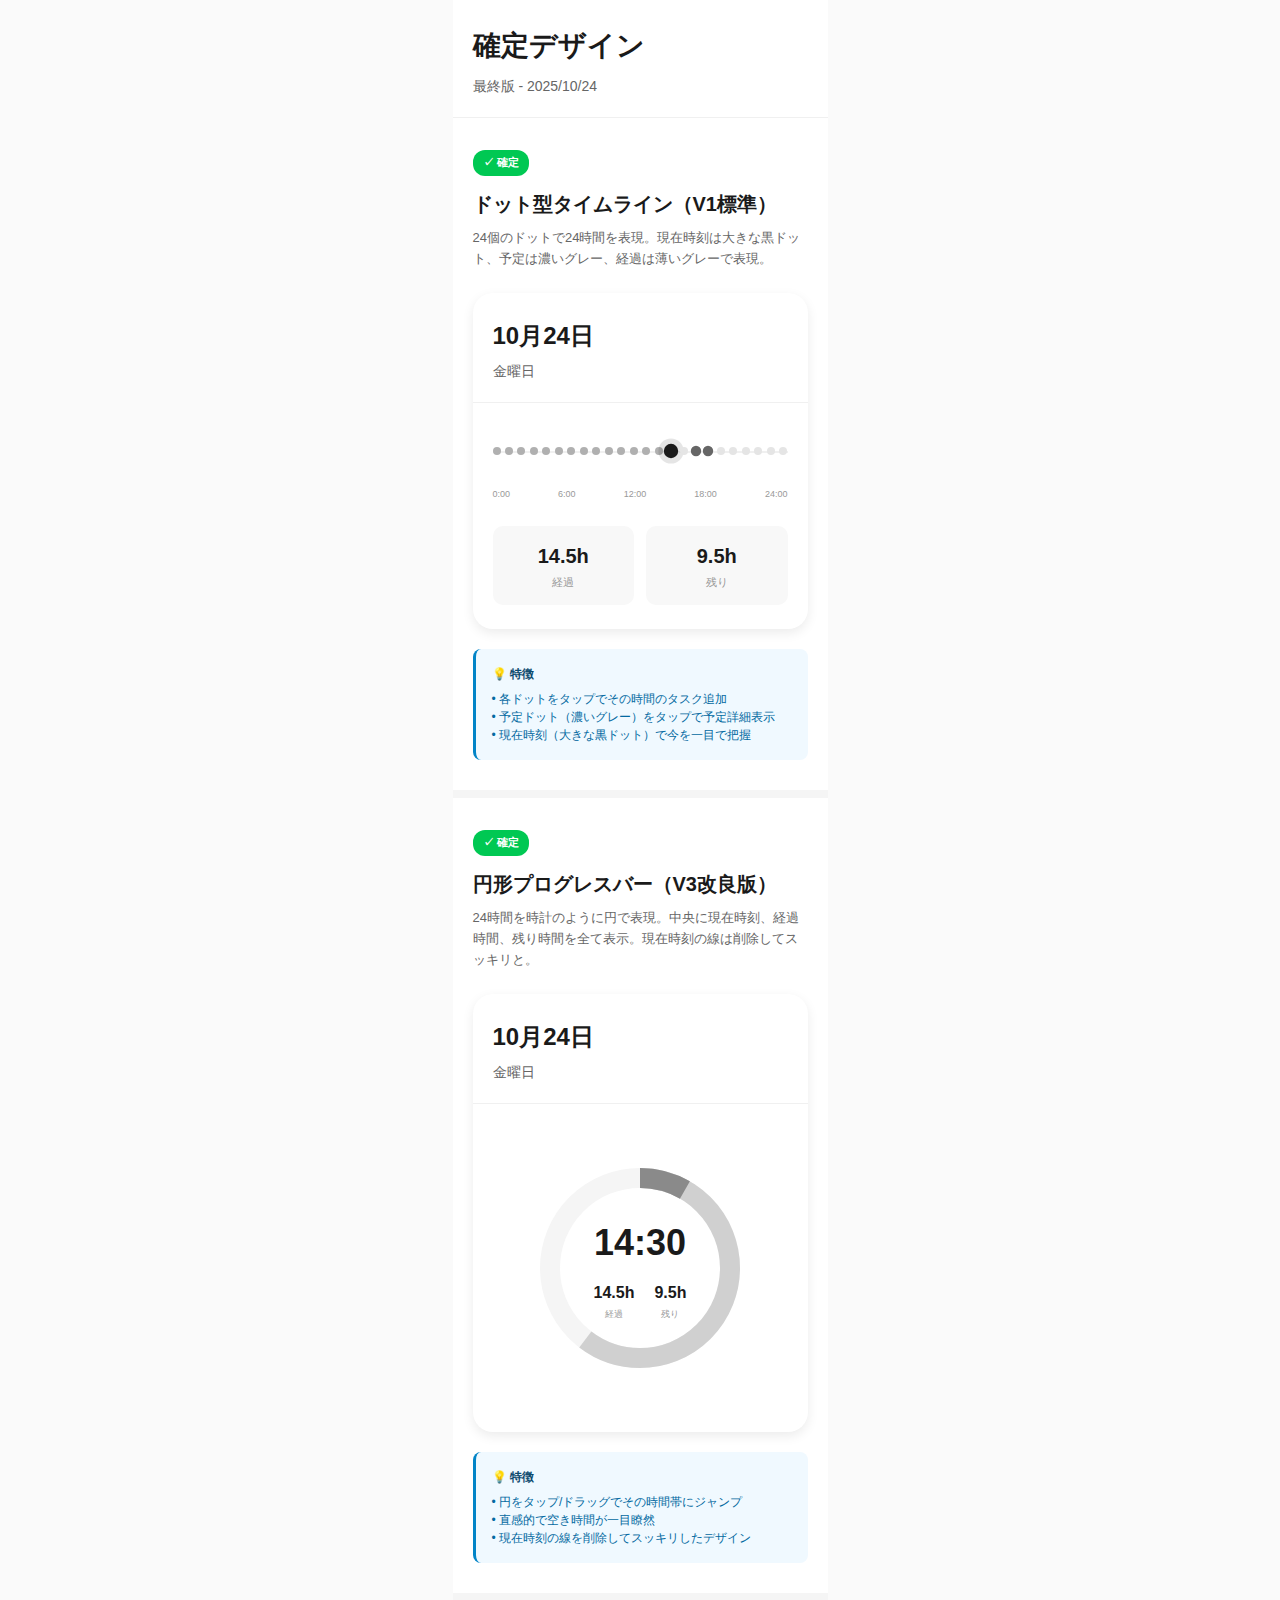
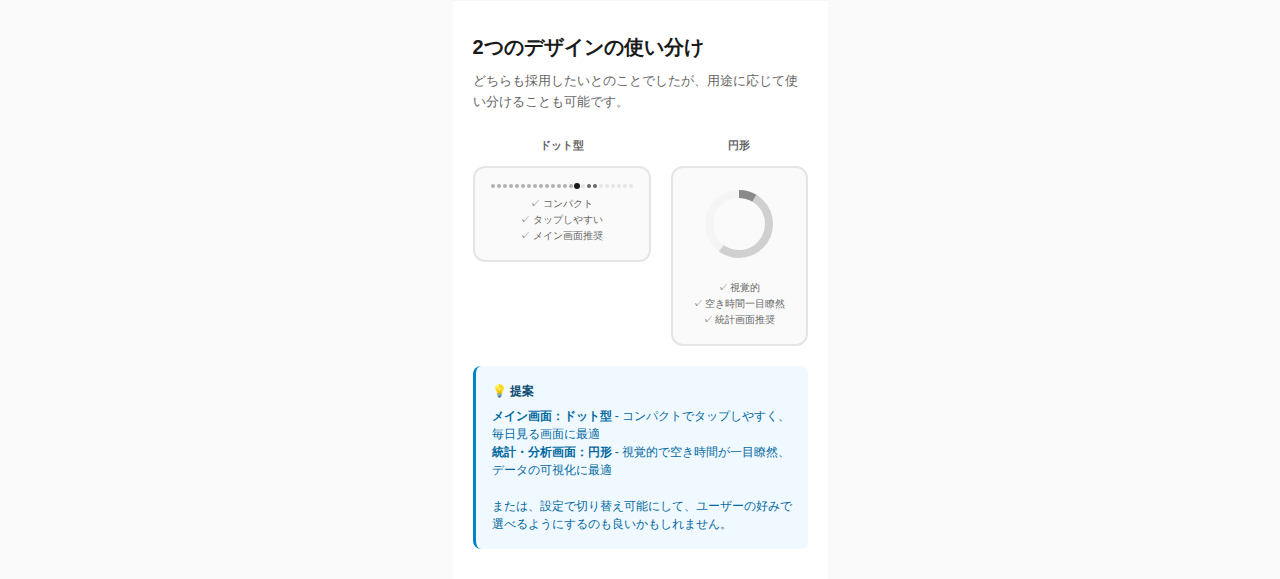
<file: mock/nowtask_final_confirmed.html>
<!DOCTYPE html>
<html lang="ja">
<head>
    <meta charset="UTF-8">
    <meta name="viewport" content="width=device-width, initial-scale=1.0">
    <title>nowtask - 確定デザイン</title>
    <style>
        * {
            margin: 0;
            padding: 0;
            box-sizing: border-box;
        }

        body {
            font-family: -apple-system, BlinkMacSystemFont, "Segoe UI", Roboto, sans-serif;
            background: #fafafa;
            padding: 0;
            line-height: 1.6;
        }

        .phone-frame {
            max-width: 375px;
            margin: 0 auto;
            background: white;
            min-height: 100vh;
        }

        .header {
            padding: 24px 20px 20px;
            background: white;
            border-bottom: 1px solid #f0f0f0;
        }

        .header-title {
            font-size: 28px;
            font-weight: 700;
            color: #1a1a1a;
            margin-bottom: 6px;
        }

        .header-subtitle {
            font-size: 14px;
            color: #666;
        }

        .content {
            padding: 0;
        }

        .section {
            padding: 30px 20px;
            border-bottom: 8px solid #f5f5f5;
        }

        .section:last-child {
            border-bottom: none;
        }

        .section-badge {
            display: inline-block;
            background: #00c853;
            color: white;
            font-size: 11px;
            font-weight: 600;
            padding: 4px 10px;
            border-radius: 12px;
            margin-bottom: 12px;
        }

        .section-title {
            font-size: 20px;
            font-weight: 600;
            color: #1a1a1a;
            margin-bottom: 8px;
        }

        .section-description {
            font-size: 13px;
            color: #666;
            line-height: 1.6;
            margin-bottom: 24px;
        }

        /* モック画面 */
        .mockup-screen {
            background: white;
            border-radius: 20px;
            overflow: hidden;
            box-shadow: 0 4px 12px rgba(0,0,0,0.08);
        }

        .mockup-header {
            padding: 24px 20px 20px;
            border-bottom: 1px solid #f0f0f0;
        }

        .mockup-date {
            font-size: 24px;
            font-weight: 700;
            color: #1a1a1a;
            margin-bottom: 4px;
        }

        .mockup-day {
            font-size: 14px;
            color: #666;
        }

        .mockup-gauge {
            padding: 24px 20px;
        }

        .mockup-stats {
            padding: 0 20px 24px;
        }

        /* ドット型 */
        .dots-container {
            display: flex;
            justify-content: space-between;
            align-items: center;
            padding: 20px 0;
            position: relative;
        }

        .dots-line {
            position: absolute;
            left: 0;
            right: 0;
            top: 50%;
            height: 2px;
            background: #f0f0f0;
            z-index: 0;
        }

        .dot {
            width: 8px;
            height: 8px;
            border-radius: 50%;
            background: #e5e5e5;
            position: relative;
            z-index: 1;
            transition: all 0.2s;
        }

        .dot.elapsed {
            background: #b0b0b0;
        }

        .dot.scheduled {
            background: #666;
            transform: scale(1.3);
        }

        .dot.current {
            background: #1a1a1a;
            transform: scale(1.8);
            box-shadow: 0 0 0 3px rgba(0,0,0,0.1);
        }

        .dots-labels {
            display: flex;
            justify-content: space-between;
            font-size: 9px;
            color: #999;
            margin-top: 12px;
        }

        /* 円形 */
        .circular-progress {
            display: flex;
            justify-content: center;
            align-items: center;
            padding: 30px 0;
        }

        .circle-container {
            position: relative;
            width: 220px;
            height: 220px;
        }

        .circle-bg {
            position: absolute;
            top: 0;
            left: 0;
            width: 100%;
            height: 100%;
        }

        .circle-stats-inside {
            position: absolute;
            top: 50%;
            left: 50%;
            transform: translate(-50%, -50%);
            text-align: center;
            width: 100%;
        }

        .circle-main-value {
            font-size: 36px;
            font-weight: 700;
            color: #1a1a1a;
            margin-bottom: 8px;
        }

        .circle-stat-row {
            display: flex;
            justify-content: center;
            gap: 20px;
        }

        .circle-stat-item {
            text-align: center;
        }

        .circle-stat-value-small {
            font-size: 16px;
            font-weight: 700;
            color: #1a1a1a;
        }

        .circle-stat-label-small {
            font-size: 9px;
            color: #999;
            margin-top: 2px;
        }

        /* 統計表示 */
        .stats-simple {
            display: flex;
            gap: 12px;
        }

        .stat-card {
            flex: 1;
            background: #f8f8f8;
            padding: 14px 12px;
            border-radius: 10px;
            text-align: center;
        }

        .stat-value {
            font-size: 20px;
            font-weight: 700;
            color: #1a1a1a;
            margin-bottom: 2px;
        }

        .stat-label {
            font-size: 11px;
            color: #999;
            font-weight: 500;
        }

        .note-box {
            background: #f0f9ff;
            padding: 16px;
            border-radius: 8px;
            margin-top: 20px;
            border-left: 3px solid #0284c7;
        }

        .note-title {
            font-size: 12px;
            font-weight: 600;
            color: #0c4a6e;
            margin-bottom: 6px;
        }

        .note-text {
            font-size: 12px;
            color: #0369a1;
            line-height: 1.5;
        }

        .comparison {
            display: grid;
            grid-template-columns: 1fr 1fr;
            gap: 20px;
            margin-top: 24px;
        }

        .comparison-item {
            text-align: center;
        }

        .comparison-label {
            font-size: 11px;
            font-weight: 600;
            color: #666;
            margin-bottom: 12px;
        }

        .comparison-preview {
            background: #fafafa;
            border-radius: 12px;
            padding: 16px;
            border: 2px solid #e5e5e5;
        }

        .mini-dots {
            display: flex;
            justify-content: space-between;
            gap: 2px;
            margin-bottom: 8px;
        }

        .mini-dot {
            width: 4px;
            height: 4px;
            border-radius: 50%;
            background: #e5e5e5;
        }

        .mini-dot.elapsed {
            background: #b0b0b0;
        }

        .mini-dot.scheduled {
            background: #666;
        }

        .mini-dot.current {
            background: #1a1a1a;
            transform: scale(1.5);
        }

        .mini-circle {
            width: 80px;
            height: 80px;
            margin: 0 auto;
        }

        .checkmark {
            color: #00c853;
            font-size: 20px;
            margin-top: 8px;
        }
    </style>
</head>
<body>
    <div class="phone-frame">
        <div class="header">
            <div class="header-title">確定デザイン</div>
            <div class="header-subtitle">最終版 - 2025/10/24</div>
        </div>

        <div class="content">

            <!-- ドット型確定版 -->
            <div class="section">
                <span class="section-badge">✓ 確定</span>
                <div class="section-title">ドット型タイムライン（V1標準）</div>
                <div class="section-description">
                    24個のドットで24時間を表現。現在時刻は大きな黒ドット、予定は濃いグレー、経過は薄いグレーで表現。
                </div>

                <div class="mockup-screen">
                    <div class="mockup-header">
                        <div class="mockup-date">10月24日</div>
                        <div class="mockup-day">金曜日</div>
                    </div>
                    
                    <div class="mockup-gauge">
                        <div class="dots-container">
                            <div class="dots-line"></div>
                            <div class="dot elapsed"></div>
                            <div class="dot elapsed"></div>
                            <div class="dot elapsed"></div>
                            <div class="dot elapsed"></div>
                            <div class="dot elapsed"></div>
                            <div class="dot elapsed"></div>
                            <div class="dot elapsed"></div>
                            <div class="dot elapsed"></div>
                            <div class="dot elapsed"></div>
                            <div class="dot elapsed"></div>
                            <div class="dot elapsed"></div>
                            <div class="dot elapsed"></div>
                            <div class="dot elapsed"></div>
                            <div class="dot elapsed"></div>
                            <div class="dot current"></div>
                            <div class="dot"></div>
                            <div class="dot scheduled"></div>
                            <div class="dot scheduled"></div>
                            <div class="dot"></div>
                            <div class="dot"></div>
                            <div class="dot"></div>
                            <div class="dot"></div>
                            <div class="dot"></div>
                            <div class="dot"></div>
                        </div>
                        <div class="dots-labels">
                            <span>0:00</span>
                            <span>6:00</span>
                            <span>12:00</span>
                            <span>18:00</span>
                            <span>24:00</span>
                        </div>
                    </div>

                    <div class="mockup-stats">
                        <div class="stats-simple">
                            <div class="stat-card">
                                <div class="stat-value">14.5h</div>
                                <div class="stat-label">経過</div>
                            </div>
                            <div class="stat-card">
                                <div class="stat-value">9.5h</div>
                                <div class="stat-label">残り</div>
                            </div>
                        </div>
                    </div>
                </div>

                <div class="note-box">
                    <div class="note-title">💡 特徴</div>
                    <div class="note-text">
                        • 各ドットをタップでその時間のタスク追加<br>
                        • 予定ドット（濃いグレー）をタップで予定詳細表示<br>
                        • 現在時刻（大きな黒ドット）で今を一目で把握
                    </div>
                </div>
            </div>

            <!-- 円形確定版 -->
            <div class="section">
                <span class="section-badge">✓ 確定</span>
                <div class="section-title">円形プログレスバー（V3改良版）</div>
                <div class="section-description">
                    24時間を時計のように円で表現。中央に現在時刻、経過時間、残り時間を全て表示。現在時刻の線は削除してスッキリと。
                </div>

                <div class="mockup-screen">
                    <div class="mockup-header">
                        <div class="mockup-date">10月24日</div>
                        <div class="mockup-day">金曜日</div>
                    </div>
                    
                    <div class="mockup-gauge">
                        <div class="circular-progress">
                            <div class="circle-container">
                                <svg class="circle-bg" viewBox="0 0 220 220">
                                    <!-- 背景円 -->
                                    <circle cx="110" cy="110" r="90" fill="none" stroke="#f5f5f5" stroke-width="20"/>
                                    
                                    <!-- 経過時間（0時〜14.5時 = 60.4%） -->
                                    <circle cx="110" cy="110" r="90" fill="none" stroke="#d0d0d0" stroke-width="20"
                                            stroke-dasharray="565" stroke-dashoffset="224"
                                            transform="rotate(-90 110 110)"/>
                                    
                                    <!-- 予定時間（16〜18時） -->
                                    <circle cx="110" cy="110" r="90" fill="none" stroke="#8a8a8a" stroke-width="20"
                                            stroke-dasharray="565" stroke-dashoffset="518"
                                            transform="rotate(-90 110 110)"/>
                                </svg>
                                <div class="circle-stats-inside">
                                    <div class="circle-main-value">14:30</div>
                                    <div class="circle-stat-row">
                                        <div class="circle-stat-item">
                                            <div class="circle-stat-value-small">14.5h</div>
                                            <div class="circle-stat-label-small">経過</div>
                                        </div>
                                        <div class="circle-stat-item">
                                            <div class="circle-stat-value-small">9.5h</div>
                                            <div class="circle-stat-label-small">残り</div>
                                        </div>
                                    </div>
                                </div>
                            </div>
                        </div>
                    </div>
                </div>

                <div class="note-box">
                    <div class="note-title">💡 特徴</div>
                    <div class="note-text">
                        • 円をタップ/ドラッグでその時間帯にジャンプ<br>
                        • 直感的で空き時間が一目瞭然<br>
                        • 現在時刻の線を削除してスッキリしたデザイン
                    </div>
                </div>
            </div>

            <!-- 比較 -->
            <div class="section">
                <div class="section-title">2つのデザインの使い分け</div>
                <div class="section-description">
                    どちらも採用したいとのことでしたが、用途に応じて使い分けることも可能です。
                </div>

                <div class="comparison">
                    <div class="comparison-item">
                        <div class="comparison-label">ドット型</div>
                        <div class="comparison-preview">
                            <div class="mini-dots">
                                <div class="mini-dot elapsed"></div>
                                <div class="mini-dot elapsed"></div>
                                <div class="mini-dot elapsed"></div>
                                <div class="mini-dot elapsed"></div>
                                <div class="mini-dot elapsed"></div>
                                <div class="mini-dot elapsed"></div>
                                <div class="mini-dot elapsed"></div>
                                <div class="mini-dot elapsed"></div>
                                <div class="mini-dot elapsed"></div>
                                <div class="mini-dot elapsed"></div>
                                <div class="mini-dot elapsed"></div>
                                <div class="mini-dot elapsed"></div>
                                <div class="mini-dot elapsed"></div>
                                <div class="mini-dot elapsed"></div>
                                <div class="mini-dot current"></div>
                                <div class="mini-dot"></div>
                                <div class="mini-dot scheduled"></div>
                                <div class="mini-dot scheduled"></div>
                                <div class="mini-dot"></div>
                                <div class="mini-dot"></div>
                                <div class="mini-dot"></div>
                                <div class="mini-dot"></div>
                                <div class="mini-dot"></div>
                                <div class="mini-dot"></div>
                            </div>
                            <div style="font-size: 10px; color: #666; margin-top: 8px;">
                                ✓ コンパクト<br>
                                ✓ タップしやすい<br>
                                ✓ メイン画面推奨
                            </div>
                        </div>
                    </div>

                    <div class="comparison-item">
                        <div class="comparison-label">円形</div>
                        <div class="comparison-preview">
                            <svg class="mini-circle" viewBox="0 0 80 80">
                                <circle cx="40" cy="40" r="30" fill="none" stroke="#f5f5f5" stroke-width="8"/>
                                <circle cx="40" cy="40" r="30" fill="none" stroke="#d0d0d0" stroke-width="8"
                                        stroke-dasharray="188" stroke-dashoffset="75"
                                        transform="rotate(-90 40 40)"/>
                                <circle cx="40" cy="40" r="30" fill="none" stroke="#8a8a8a" stroke-width="8"
                                        stroke-dasharray="188" stroke-dashoffset="172"
                                        transform="rotate(-90 40 40)"/>
                            </svg>
                            <div style="font-size: 10px; color: #666; margin-top: 8px;">
                                ✓ 視覚的<br>
                                ✓ 空き時間一目瞭然<br>
                                ✓ 統計画面推奨
                            </div>
                        </div>
                    </div>
                </div>

                <div class="note-box">
                    <div class="note-title">💡 提案</div>
                    <div class="note-text">
                        <strong>メイン画面：ドット型</strong> - コンパクトでタップしやすく、毎日見る画面に最適<br>
                        <strong>統計・分析画面：円形</strong> - 視覚的で空き時間が一目瞭然、データの可視化に最適<br>
                        <br>
                        または、設定で切り替え可能にして、ユーザーの好みで選べるようにするのも良いかもしれません。
                    </div>
                </div>
            </div>

        </div>
    </div>
</body>
</html>
</file>
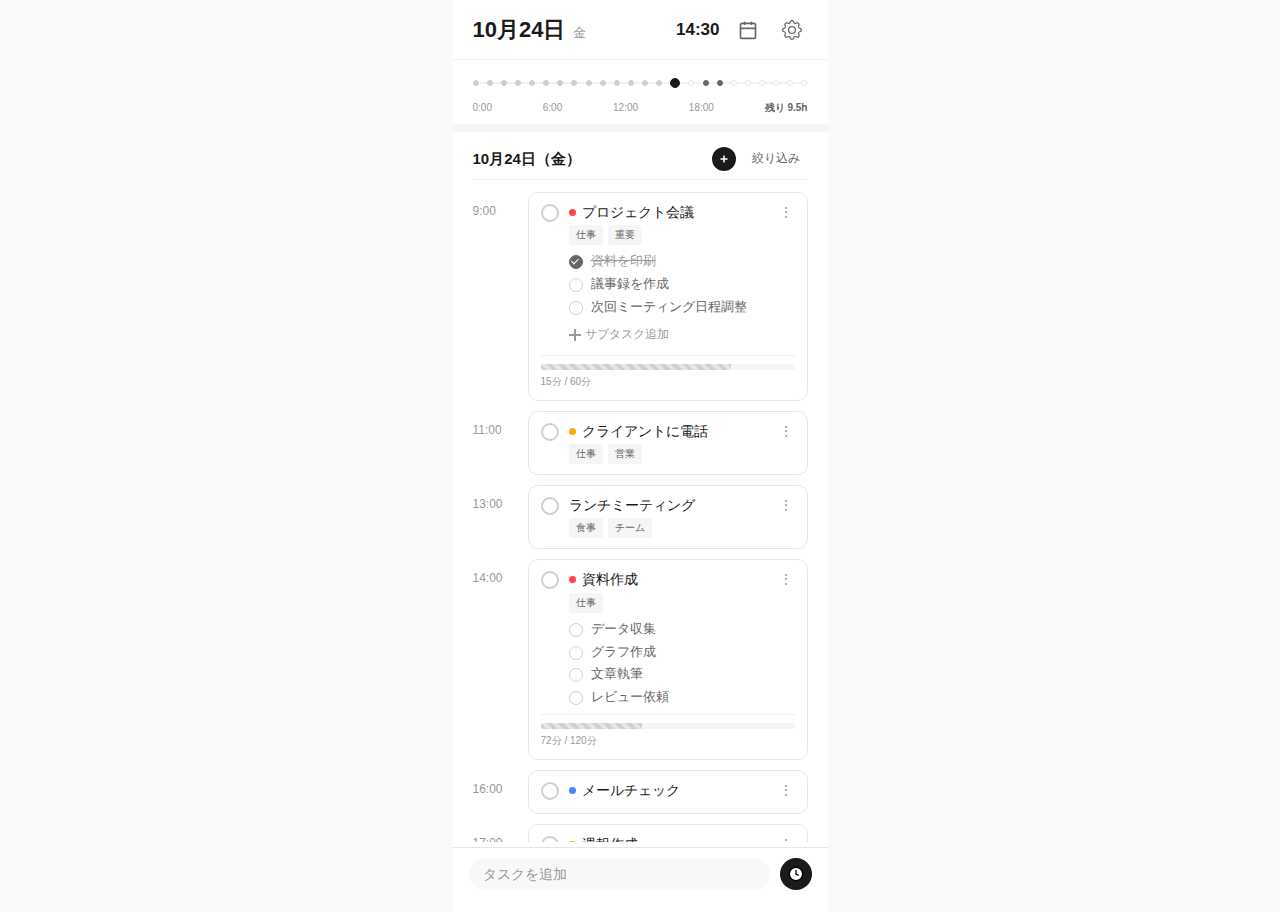
<file: mock/nowtask_main_mockup_final.html>
<!DOCTYPE html>
<html lang="ja">
<head>
    <meta charset="UTF-8">
    <meta name="viewport" content="width=device-width, initial-scale=1.0">
    <title>nowtask - メイン画面</title>
    <style>
        * {
            margin: 0;
            padding: 0;
            box-sizing: border-box;
        }

        body {
            font-family: -apple-system, BlinkMacSystemFont, "Segoe UI", Roboto, sans-serif;
            background: #fafafa;
            line-height: 1.6;
        }

        .phone-frame {
            max-width: 375px;
            margin: 0 auto;
            background: white;
            min-height: 100vh;
            position: relative;
            padding-bottom: 70px;
        }

        /* ヘッダー */
        .header {
            padding: 12px 20px;
            background: white;
            border-bottom: 1px solid #f0f0f0;
            display: flex;
            justify-content: space-between;
            align-items: center;
        }

        .header-left {
            display: flex;
            align-items: baseline;
            gap: 8px;
        }

        .date {
            font-size: 22px;
            font-weight: 700;
            color: #1a1a1a;
        }

        .day {
            font-size: 13px;
            color: #999;
        }

        .header-right {
            display: flex;
            align-items: center;
            gap: 12px;
        }

        .current-time {
            font-size: 17px;
            font-weight: 700;
            color: #1a1a1a;
        }

        .icon-btn {
            width: 32px;
            height: 32px;
            display: flex;
            align-items: center;
            justify-content: center;
            border: none;
            background: none;
            color: #666;
            cursor: pointer;
        }

        .icon-btn svg {
            width: 20px;
            height: 20px;
        }

        /* 24時間ゲージ（ドット型） */
        .gauge-section {
            padding: 10px 20px 8px;
            background: white;
            border-bottom: 8px solid #f5f5f5;
        }

        .dots-container {
            position: relative;
            display: flex;
            justify-content: space-between;
            align-items: center;
            padding: 8px 0;
            margin-bottom: 4px;
        }

        .dots-line {
            position: absolute;
            top: 50%;
            left: 0;
            right: 0;
            height: 1px;
            background: #e5e5e5;
            transform: translateY(-50%);
            z-index: 0;
        }

        .dot {
            width: 6px;
            height: 6px;
            border-radius: 50%;
            background: white;
            border: 1.5px solid #e5e5e5;
            position: relative;
            z-index: 1;
        }

        .dot.elapsed {
            background: #d0d0d0;
            border-color: #d0d0d0;
        }

        .dot.scheduled {
            background: #666;
            border-color: #666;
        }

        .dot.current {
            width: 10px;
            height: 10px;
            background: #1a1a1a;
            border-color: #1a1a1a;
        }

        .dots-labels {
            display: flex;
            justify-content: space-between;
            align-items: center;
            font-size: 10px;
            color: #999;
        }

        .remaining-compact {
            font-size: 10px;
            color: #666;
            font-weight: 600;
        }

        /* タスク一覧 */
        .tasks-section {
            padding: 14px 20px;
        }

        .section-header {
            display: flex;
            justify-content: space-between;
            align-items: center;
            margin-bottom: 12px;
            padding-bottom: 8px;
            border-bottom: 1px solid #f0f0f0;
        }

        .section-title {
            font-size: 15px;
            font-weight: 600;
            color: #1a1a1a;
        }

        .section-actions {
            display: flex;
            gap: 8px;
            align-items: center;
        }

        .add-task-btn {
            width: 24px;
            height: 24px;
            display: flex;
            align-items: center;
            justify-content: center;
            background: #1a1a1a;
            border: none;
            border-radius: 50%;
            cursor: pointer;
        }

        .add-task-btn svg {
            width: 12px;
            height: 12px;
            stroke: white;
        }

        .filter-btn {
            font-size: 12px;
            color: #666;
            background: none;
            border: none;
            padding: 4px 8px;
        }

        /* タイムライン形式のタスク */
        .task-group {
            margin-bottom: 20px;
        }

        .task-item {
            display: flex;
            gap: 10px;
            margin-bottom: 10px;
        }

        .task-time {
            flex-shrink: 0;
            width: 45px;
            padding-top: 10px;
            font-size: 12px;
            font-weight: 500;
            color: #999;
        }

        .task-card {
            flex: 1;
            background: white;
            border: 1px solid #e5e5e5;
            border-radius: 10px;
            padding: 10px 12px;
        }

        .task-main {
            display: flex;
            gap: 10px;
            align-items: flex-start;
        }

        .task-checkbox {
            flex-shrink: 0;
            width: 18px;
            height: 18px;
            border: 2px solid #d0d0d0;
            border-radius: 50%;
            margin-top: 1px;
        }

        .task-checkbox.completed {
            background: #1a1a1a;
            border-color: #1a1a1a;
            position: relative;
        }

        .task-checkbox.completed::after {
            content: '';
            position: absolute;
            top: 2px;
            left: 5px;
            width: 4px;
            height: 8px;
            border: solid white;
            border-width: 0 2px 2px 0;
            transform: rotate(45deg);
        }

        .task-content {
            flex: 1;
        }

        .task-header {
            display: flex;
            align-items: center;
            gap: 6px;
            margin-bottom: 4px;
        }

        .priority-dot {
            width: 7px;
            height: 7px;
            border-radius: 50%;
            flex-shrink: 0;
        }

        .priority-high {
            background: #ff4444;
        }

        .priority-medium {
            background: #ffaa00;
        }

        .priority-low {
            background: #4488ff;
        }

        .task-name {
            font-size: 14px;
            font-weight: 500;
            color: #1a1a1a;
            line-height: 1.3;
        }

        .task-name.completed {
            text-decoration: line-through;
            color: #999;
        }

        .task-tags {
            display: flex;
            gap: 5px;
            flex-wrap: wrap;
        }

        .tag {
            font-size: 10px;
            color: #666;
            background: #f5f5f5;
            padding: 2px 7px;
            border-radius: 3px;
        }

        .task-menu {
            flex-shrink: 0;
            width: 18px;
            height: 18px;
            display: flex;
            align-items: center;
            justify-content: center;
            color: #999;
            font-size: 14px;
        }

        /* サブタスク */
        .subtasks {
            margin-top: 8px;
            padding-left: 28px;
        }

        .subtask-item {
            display: flex;
            gap: 8px;
            align-items: flex-start;
            margin-bottom: 6px;
        }

        .subtask-checkbox {
            flex-shrink: 0;
            width: 14px;
            height: 14px;
            border: 1.5px solid #d0d0d0;
            border-radius: 50%;
            margin-top: 2px;
        }

        .subtask-checkbox.completed {
            background: #666;
            border-color: #666;
            position: relative;
        }

        .subtask-checkbox.completed::after {
            content: '';
            position: absolute;
            top: 1px;
            left: 3px;
            width: 3px;
            height: 6px;
            border: solid white;
            border-width: 0 1.5px 1.5px 0;
            transform: rotate(45deg);
        }

        .subtask-name {
            font-size: 13px;
            color: #666;
            line-height: 1.3;
        }

        .subtask-name.completed {
            text-decoration: line-through;
            color: #999;
        }

        .subtask-add {
            font-size: 12px;
            color: #999;
            background: none;
            border: none;
            padding: 4px 0;
            cursor: pointer;
            display: flex;
            align-items: center;
            gap: 4px;
        }

        /* メインタスクの空き時間ゲージ */
        .main-task-gauge {
            margin-top: 8px;
            padding-top: 8px;
            border-top: 1px solid #f0f0f0;
        }

        .gauge-bar {
            height: 6px;
            background: #f5f5f5;
            border-radius: 3px;
            overflow: hidden;
            position: relative;
        }

        .gauge-fill {
            height: 100%;
            background: repeating-linear-gradient(
                45deg,
                #d0d0d0,
                #d0d0d0 4px,
                #e5e5e5 4px,
                #e5e5e5 8px
            );
        }

        .gauge-text {
            font-size: 10px;
            color: #999;
            margin-top: 4px;
        }

        /* 完了済みタスク */
        .completed-section {
            margin-top: 20px;
        }

        .completed-toggle {
            display: flex;
            align-items: center;
            gap: 8px;
            padding: 8px 0;
            background: none;
            border: none;
            color: #999;
            font-size: 13px;
            cursor: pointer;
        }

        .completed-toggle svg {
            width: 16px;
            height: 16px;
        }

        .completed-tasks {
            margin-top: 8px;
        }

        /* 時刻なしタスク */
        .no-time-group {
            margin-top: 24px;
        }

        .no-time-header {
            font-size: 12px;
            color: #999;
            margin-bottom: 10px;
            padding-left: 4px;
        }

        .no-time-task {
            margin-bottom: 10px;
        }

        /* クイック入力欄（下部固定） */
        .quick-input {
            position: fixed;
            bottom: 0;
            left: 0;
            right: 0;
            max-width: 375px;
            margin: 0 auto;
            background: white;
            border-top: 1px solid #e5e5e5;
            padding: 10px 16px;
            display: flex;
            gap: 10px;
            align-items: center;
        }

        .input-wrapper {
            flex: 1;
            display: flex;
            align-items: center;
            background: #f8f8f8;
            border-radius: 20px;
            padding: 8px 14px;
        }

        .input-field {
            flex: 1;
            border: none;
            background: none;
            font-size: 14px;
            color: #1a1a1a;
            outline: none;
        }

        .input-field::placeholder {
            color: #999;
        }

        .time-btn {
            flex-shrink: 0;
            width: 32px;
            height: 32px;
            background: #1a1a1a;
            border-radius: 50%;
            display: flex;
            align-items: center;
            justify-content: center;
            border: none;
        }

        .time-btn svg {
            width: 16px;
            height: 16px;
            fill: white;
        }

        /* スクロール可能エリア */
        .scrollable {
            max-height: calc(100vh - 190px);
            overflow-y: auto;
        }
    </style>
</head>
<body>
    <div class="phone-frame">
        <!-- ヘッダー -->
        <div class="header">
            <div class="header-left">
                <div class="date">10月24日</div>
                <div class="day">金</div>
            </div>
            <div class="header-right">
                <div class="current-time">14:30</div>
                <button class="icon-btn" title="カレンダー">
                    <svg viewBox="0 0 24 24" fill="none" stroke="currentColor" stroke-width="2">
                        <rect x="3" y="4" width="18" height="18" rx="2" />
                        <line x1="16" y1="2" x2="16" y2="6" />
                        <line x1="8" y1="2" x2="8" y2="6" />
                        <line x1="3" y1="10" x2="21" y2="10" />
                    </svg>
                </button>
                <button class="icon-btn" title="設定">
                    <svg viewBox="0 0 16 16" fill="currentColor">
                        <path d="M8 4.754a3.246 3.246 0 1 0 0 6.492 3.246 3.246 0 0 0 0-6.492M5.754 8a2.246 2.246 0 1 1 4.492 0 2.246 2.246 0 0 1-4.492 0"/>
                        <path d="M9.796 1.343c-.527-1.79-3.065-1.79-3.592 0l-.094.319a.873.873 0 0 1-1.255.52l-.292-.16c-1.64-.892-3.433.902-2.54 2.541l.159.292a.873.873 0 0 1-.52 1.255l-.319.094c-1.79.527-1.79 3.065 0 3.592l.319.094a.873.873 0 0 1 .52 1.255l-.16.292c-.892 1.64.901 3.434 2.541 2.54l.292-.159a.873.873 0 0 1 1.255.52l.094.319c.527 1.79 3.065 1.79 3.592 0l.094-.319a.873.873 0 0 1 1.255-.52l.292.16c1.64.893 3.434-.902 2.54-2.541l-.159-.292a.873.873 0 0 1 .52-1.255l.319-.094c1.79-.527 1.79-3.065 0-3.592l-.319-.094a.873.873 0 0 1-.52-1.255l.16-.292c.893-1.64-.902-3.433-2.541-2.54l-.292.159a.873.873 0 0 1-1.255-.52zm-2.633.283c.246-.835 1.428-.835 1.674 0l.094.319a1.873 1.873 0 0 0 2.693 1.115l.291-.16c.764-.415 1.6.42 1.184 1.185l-.159.292a1.873 1.873 0 0 0 1.116 2.692l.318.094c.835.246.835 1.428 0 1.674l-.319.094a1.873 1.873 0 0 0-1.115 2.693l.16.291c.415.764-.42 1.6-1.185 1.184l-.291-.159a1.873 1.873 0 0 0-2.693 1.116l-.094.318c-.246.835-1.428.835-1.674 0l-.094-.319a1.873 1.873 0 0 0-2.692-1.115l-.292.16c-.764.415-1.6-.42-1.184-1.185l.159-.291A1.873 1.873 0 0 0 1.945 8.93l-.319-.094c-.835-.246-.835-1.428 0-1.674l.319-.094A1.873 1.873 0 0 0 3.06 4.377l-.16-.292c-.415-.764.42-1.6 1.185-1.184l.292.159a1.873 1.873 0 0 0 2.692-1.115z"/>
                    </svg>
                </button>
            </div>
        </div>

        <!-- 24時間ゲージ（ドット型） -->
        <div class="gauge-section">
            <div class="dots-container">
                <div class="dots-line"></div>
                <div class="dot elapsed"></div>
                <div class="dot elapsed"></div>
                <div class="dot elapsed"></div>
                <div class="dot elapsed"></div>
                <div class="dot elapsed"></div>
                <div class="dot elapsed"></div>
                <div class="dot elapsed"></div>
                <div class="dot elapsed"></div>
                <div class="dot elapsed"></div>
                <div class="dot elapsed"></div>
                <div class="dot elapsed"></div>
                <div class="dot elapsed"></div>
                <div class="dot elapsed"></div>
                <div class="dot elapsed"></div>
                <div class="dot current"></div>
                <div class="dot"></div>
                <div class="dot scheduled"></div>
                <div class="dot scheduled"></div>
                <div class="dot"></div>
                <div class="dot"></div>
                <div class="dot"></div>
                <div class="dot"></div>
                <div class="dot"></div>
                <div class="dot"></div>
            </div>
            <div class="dots-labels">
                <span>0:00</span>
                <span>6:00</span>
                <span>12:00</span>
                <span>18:00</span>
                <span class="remaining-compact">残り 9.5h</span>
            </div>
        </div>

        <!-- タスク一覧 -->
        <div class="tasks-section scrollable">
            <!-- 10月24日のタスク -->
            <div class="section-header">
                <div class="section-title">10月24日（金）</div>
                <div class="section-actions">
                    <button class="add-task-btn" title="タスク追加">
                        <svg viewBox="0 0 24 24" fill="none" stroke="currentColor" stroke-width="3">
                            <line x1="12" y1="5" x2="12" y2="19" />
                            <line x1="5" y1="12" x2="19" y2="12" />
                        </svg>
                    </button>
                    <button class="filter-btn">絞り込み</button>
                </div>
            </div>

            <div class="task-group">
                <!-- サブタスクありタスク -->
                <div class="task-item">
                    <div class="task-time">9:00</div>
                    <div class="task-card">
                        <div class="task-main">
                            <div class="task-checkbox"></div>
                            <div class="task-content">
                                <div class="task-header">
                                    <div class="priority-dot priority-high"></div>
                                    <div class="task-name">プロジェクト会議</div>
                                </div>
                                <div class="task-tags">
                                    <span class="tag">仕事</span>
                                    <span class="tag">重要</span>
                                </div>
                            </div>
                            <div class="task-menu">⋮</div>
                        </div>
                        
                        <!-- サブタスク -->
                        <div class="subtasks">
                            <div class="subtask-item">
                                <div class="subtask-checkbox completed"></div>
                                <div class="subtask-name completed">資料を印刷</div>
                            </div>
                            <div class="subtask-item">
                                <div class="subtask-checkbox"></div>
                                <div class="subtask-name">議事録を作成</div>
                            </div>
                            <div class="subtask-item">
                                <div class="subtask-checkbox"></div>
                                <div class="subtask-name">次回ミーティング日程調整</div>
                            </div>
                            <button class="subtask-add">
                                <svg width="12" height="12" viewBox="0 0 12 12" fill="none" stroke="currentColor" stroke-width="2">
                                    <line x1="6" y1="0" x2="6" y2="12" />
                                    <line x1="0" y1="6" x2="12" y2="6" />
                                </svg>
                                <span>サブタスク追加</span>
                            </button>
                        </div>
                        
                        <!-- メインタスクの空き時間ゲージ -->
                        <div class="main-task-gauge">
                            <div class="gauge-bar">
                                <div class="gauge-fill" style="width: 75%;"></div>
                            </div>
                            <div class="gauge-text">15分 / 60分</div>
                        </div>
                    </div>
                </div>

                <div class="task-item">
                    <div class="task-time">11:00</div>
                    <div class="task-card">
                        <div class="task-main">
                            <div class="task-checkbox"></div>
                            <div class="task-content">
                                <div class="task-header">
                                    <div class="priority-dot priority-medium"></div>
                                    <div class="task-name">クライアントに電話</div>
                                </div>
                                <div class="task-tags">
                                    <span class="tag">仕事</span>
                                    <span class="tag">営業</span>
                                </div>
                            </div>
                            <div class="task-menu">⋮</div>
                        </div>
                    </div>
                </div>

                <div class="task-item">
                    <div class="task-time">13:00</div>
                    <div class="task-card">
                        <div class="task-main">
                            <div class="task-checkbox"></div>
                            <div class="task-content">
                                <div class="task-header">
                                    <div class="task-name">ランチミーティング</div>
                                </div>
                                <div class="task-tags">
                                    <span class="tag">食事</span>
                                    <span class="tag">チーム</span>
                                </div>
                            </div>
                            <div class="task-menu">⋮</div>
                        </div>
                    </div>
                </div>

                <div class="task-item">
                    <div class="task-time">14:00</div>
                    <div class="task-card">
                        <div class="task-main">
                            <div class="task-checkbox"></div>
                            <div class="task-content">
                                <div class="task-header">
                                    <div class="priority-dot priority-high"></div>
                                    <div class="task-name">資料作成</div>
                                </div>
                                <div class="task-tags">
                                    <span class="tag">仕事</span>
                                </div>
                            </div>
                            <div class="task-menu">⋮</div>
                        </div>
                        
                        <!-- サブタスク -->
                        <div class="subtasks">
                            <div class="subtask-item">
                                <div class="subtask-checkbox"></div>
                                <div class="subtask-name">データ収集</div>
                            </div>
                            <div class="subtask-item">
                                <div class="subtask-checkbox"></div>
                                <div class="subtask-name">グラフ作成</div>
                            </div>
                            <div class="subtask-item">
                                <div class="subtask-checkbox"></div>
                                <div class="subtask-name">文章執筆</div>
                            </div>
                            <div class="subtask-item">
                                <div class="subtask-checkbox"></div>
                                <div class="subtask-name">レビュー依頼</div>
                            </div>
                        </div>

                        <div class="main-task-gauge">
                            <div class="gauge-bar">
                                <div class="gauge-fill" style="width: 40%;"></div>
                            </div>
                            <div class="gauge-text">72分 / 120分</div>
                        </div>
                    </div>
                </div>

                <div class="task-item">
                    <div class="task-time">16:00</div>
                    <div class="task-card">
                        <div class="task-main">
                            <div class="task-checkbox"></div>
                            <div class="task-content">
                                <div class="task-header">
                                    <div class="priority-dot priority-low"></div>
                                    <div class="task-name">メールチェック</div>
                                </div>
                            </div>
                            <div class="task-menu">⋮</div>
                        </div>
                    </div>
                </div>

                <div class="task-item">
                    <div class="task-time">17:00</div>
                    <div class="task-card">
                        <div class="task-main">
                            <div class="task-checkbox"></div>
                            <div class="task-content">
                                <div class="task-header">
                                    <div class="priority-dot priority-medium"></div>
                                    <div class="task-name">週報作成</div>
                                </div>
                                <div class="task-tags">
                                    <span class="tag">仕事</span>
                                    <span class="tag">定期</span>
                                </div>
                            </div>
                            <div class="task-menu">⋮</div>
                        </div>
                        
                        <div class="subtasks">
                            <div class="subtask-item">
                                <div class="subtask-checkbox"></div>
                                <div class="subtask-name">今週の成果をまとめる</div>
                            </div>
                            <div class="subtask-item">
                                <div class="subtask-checkbox"></div>
                                <div class="subtask-name">来週の予定を記入</div>
                            </div>
                        </div>
                    </div>
                </div>

                <div class="task-item">
                    <div class="task-time">18:30</div>
                    <div class="task-card">
                        <div class="task-main">
                            <div class="task-checkbox"></div>
                            <div class="task-content">
                                <div class="task-header">
                                    <div class="task-name">ジム</div>
                                </div>
                                <div class="task-tags">
                                    <span class="tag">健康</span>
                                </div>
                            </div>
                            <div class="task-menu">⋮</div>
                        </div>
                    </div>
                </div>

                <div class="task-item">
                    <div class="task-time">20:00</div>
                    <div class="task-card">
                        <div class="task-main">
                            <div class="task-checkbox"></div>
                            <div class="task-content">
                                <div class="task-header">
                                    <div class="task-name">夕食準備</div>
                                </div>
                                <div class="task-tags">
                                    <span class="tag">家事</span>
                                </div>
                            </div>
                            <div class="task-menu">⋮</div>
                        </div>
                    </div>
                </div>

                <div class="task-item">
                    <div class="task-time">21:00</div>
                    <div class="task-card">
                        <div class="task-main">
                            <div class="task-checkbox"></div>
                            <div class="task-content">
                                <div class="task-header">
                                    <div class="priority-dot priority-low"></div>
                                    <div class="task-name">読書</div>
                                </div>
                                <div class="task-tags">
                                    <span class="tag">趣味</span>
                                </div>
                            </div>
                            <div class="task-menu">⋮</div>
                        </div>
                    </div>
                </div>
            </div>

            <!-- 完了済みタスク -->
            <div class="completed-section">
                <button class="completed-toggle">
                    <svg viewBox="0 0 16 16" fill="none" stroke="currentColor" stroke-width="2">
                        <polyline points="4,6 8,10 12,6" />
                    </svg>
                    <span>完了済み（3件）</span>
                </button>
                
                <div class="completed-tasks">
                    <div class="task-item">
                        <div class="task-time">7:00</div>
                        <div class="task-card">
                            <div class="task-main">
                                <div class="task-checkbox completed"></div>
                                <div class="task-content">
                                    <div class="task-header">
                                        <div class="task-name completed">モーニングルーティン</div>
                                    </div>
                                    <div class="task-tags">
                                        <span class="tag">習慣</span>
                                    </div>
                                </div>
                                <div class="task-menu">⋮</div>
                            </div>
                        </div>
                    </div>
                    
                    <div class="task-item">
                        <div class="task-time">8:00</div>
                        <div class="task-card">
                            <div class="task-main">
                                <div class="task-checkbox completed"></div>
                                <div class="task-content">
                                    <div class="task-header">
                                        <div class="task-name completed">朝食準備</div>
                                    </div>
                                </div>
                                <div class="task-menu">⋮</div>
                            </div>
                        </div>
                    </div>
                    
                    <div class="task-item">
                        <div class="task-time">10:00</div>
                        <div class="task-card">
                            <div class="task-main">
                                <div class="task-checkbox completed"></div>
                                <div class="task-content">
                                    <div class="task-header">
                                        <div class="task-name completed">チームミーティング</div>
                                    </div>
                                    <div class="task-tags">
                                        <span class="tag">仕事</span>
                                    </div>
                                </div>
                                <div class="task-menu">⋮</div>
                            </div>
                        </div>
                    </div>
                </div>
            </div>

            <!-- 時刻なしタスク -->
            <div class="no-time-group">
                <div class="no-time-header">時刻未設定</div>
                
                <div class="no-time-task">
                    <div class="task-card">
                        <div class="task-main">
                            <div class="task-checkbox"></div>
                            <div class="task-content">
                                <div class="task-header">
                                    <div class="task-name">買い物リスト作成</div>
                                </div>
                                <div class="task-tags">
                                    <span class="tag">個人</span>
                                </div>
                            </div>
                            <div class="task-menu">⋮</div>
                        </div>
                    </div>
                </div>

                <div class="no-time-task">
                    <div class="task-card">
                        <div class="task-main">
                            <div class="task-checkbox"></div>
                            <div class="task-content">
                                <div class="task-header">
                                    <div class="priority-dot priority-medium"></div>
                                    <div class="task-name">来月の予算計画</div>
                                </div>
                                <div class="task-tags">
                                    <span class="tag">家計</span>
                                </div>
                            </div>
                            <div class="task-menu">⋮</div>
                        </div>
                    </div>
                </div>

                <div class="no-time-task">
                    <div class="task-card">
                        <div class="task-main">
                            <div class="task-checkbox"></div>
                            <div class="task-content">
                                <div class="task-header">
                                    <div class="task-name">本の返却</div>
                                </div>
                                <div class="task-tags">
                                    <span class="tag">用事</span>
                                </div>
                            </div>
                            <div class="task-menu">⋮</div>
                        </div>
                    </div>
                </div>
            </div>

            <!-- 10月25日のタスク -->
            <div class="section-header" style="margin-top: 24px;">
                <div class="section-title">10月25日（土）</div>
                <button class="add-task-btn" title="タスク追加">
                    <svg viewBox="0 0 24 24" fill="none" stroke="currentColor" stroke-width="3">
                        <line x1="12" y1="5" x2="12" y2="19" />
                        <line x1="5" y1="12" x2="19" y2="12" />
                    </svg>
                </button>
            </div>

            <div class="task-group">
                <div class="task-item">
                    <div class="task-time">8:00</div>
                    <div class="task-card">
                        <div class="task-main">
                            <div class="task-checkbox"></div>
                            <div class="task-content">
                                <div class="task-header">
                                    <div class="task-name">朝ヨガ</div>
                                </div>
                                <div class="task-tags">
                                    <span class="tag">健康</span>
                                </div>
                            </div>
                            <div class="task-menu">⋮</div>
                        </div>
                    </div>
                </div>

                <div class="task-item">
                    <div class="task-time">10:00</div>
                    <div class="task-card">
                        <div class="task-main">
                            <div class="task-checkbox"></div>
                            <div class="task-content">
                                <div class="task-header">
                                    <div class="priority-dot priority-medium"></div>
                                    <div class="task-name">スーパーで買い物</div>
                                </div>
                                <div class="task-tags">
                                    <span class="tag">買い物</span>
                                </div>
                            </div>
                            <div class="task-menu">⋮</div>
                        </div>
                        
                        <div class="subtasks">
                            <div class="subtask-item">
                                <div class="subtask-checkbox"></div>
                                <div class="subtask-name">野菜・果物</div>
                            </div>
                            <div class="subtask-item">
                                <div class="subtask-checkbox"></div>
                                <div class="subtask-name">日用品</div>
                            </div>
                            <div class="subtask-item">
                                <div class="subtask-checkbox"></div>
                                <div class="subtask-name">調味料</div>
                            </div>
                        </div>
                    </div>
                </div>

                <div class="task-item">
                    <div class="task-time">14:00</div>
                    <div class="task-card">
                        <div class="task-main">
                            <div class="task-checkbox"></div>
                            <div class="task-content">
                                <div class="task-header">
                                    <div class="task-name">部屋の掃除</div>
                                </div>
                                <div class="task-tags">
                                    <span class="tag">家事</span>
                                </div>
                            </div>
                            <div class="task-menu">⋮</div>
                        </div>
                    </div>
                </div>

                <div class="task-item">
                    <div class="task-time">15:00</div>
                    <div class="task-card">
                        <div class="task-main">
                            <div class="task-checkbox"></div>
                            <div class="task-content">
                                <div class="task-header">
                                    <div class="task-name">友人とカフェ</div>
                                </div>
                                <div class="task-tags">
                                    <span class="tag">プライベート</span>
                                </div>
                            </div>
                            <div class="task-menu">⋮</div>
                        </div>
                    </div>
                </div>

                <div class="task-item">
                    <div class="task-time">19:00</div>
                    <div class="task-card">
                        <div class="task-main">
                            <div class="task-checkbox"></div>
                            <div class="task-content">
                                <div class="task-header">
                                    <div class="priority-dot priority-high"></div>
                                    <div class="task-name">プレゼン資料の最終チェック</div>
                                </div>
                                <div class="task-tags">
                                    <span class="tag">仕事</span>
                                    <span class="tag">月曜発表</span>
                                </div>
                            </div>
                            <div class="task-menu">⋮</div>
                        </div>
                    </div>
                </div>
            </div>

            <!-- 10月26日のタスク -->
            <div class="section-header" style="margin-top: 24px;">
                <div class="section-title">10月26日（日）</div>
                <button class="add-task-btn" title="タスク追加">
                    <svg viewBox="0 0 24 24" fill="none" stroke="currentColor" stroke-width="3">
                        <line x1="12" y1="5" x2="12" y2="19" />
                        <line x1="5" y1="12" x2="19" y2="12" />
                    </svg>
                </button>
            </div>

            <div class="task-group">
                <div class="task-item">
                    <div class="task-time">9:00</div>
                    <div class="task-card">
                        <div class="task-main">
                            <div class="task-checkbox"></div>
                            <div class="task-content">
                                <div class="task-header">
                                    <div class="task-name">散歩</div>
                                </div>
                                <div class="task-tags">
                                    <span class="tag">健康</span>
                                </div>
                            </div>
                            <div class="task-menu">⋮</div>
                        </div>
                    </div>
                </div>

                <div class="task-item">
                    <div class="task-time">11:00</div>
                    <div class="task-card">
                        <div class="task-main">
                            <div class="task-checkbox"></div>
                            <div class="task-content">
                                <div class="task-header">
                                    <div class="priority-dot priority-low"></div>
                                    <div class="task-name">洗濯</div>
                                </div>
                                <div class="task-tags">
                                    <span class="tag">家事</span>
                                </div>
                            </div>
                            <div class="task-menu">⋮</div>
                        </div>
                    </div>
                </div>

                <div class="task-item">
                    <div class="task-time">16:00</div>
                    <div class="task-card">
                        <div class="task-main">
                            <div class="task-checkbox"></div>
                            <div class="task-content">
                                <div class="task-header">
                                    <div class="task-name">家族とビデオ通話</div>
                                </div>
                                <div class="task-tags">
                                    <span class="tag">家族</span>
                                </div>
                            </div>
                            <div class="task-menu">⋮</div>
                        </div>
                    </div>
                </div>

                <div class="task-item">
                    <div class="task-time">18:00</div>
                    <div class="task-card">
                        <div class="task-main">
                            <div class="task-checkbox"></div>
                            <div class="task-content">
                                <div class="task-header">
                                    <div class="task-name">来週の予定確認</div>
                                </div>
                                <div class="task-tags">
                                    <span class="tag">計画</span>
                                </div>
                            </div>
                            <div class="task-menu">⋮</div>
                        </div>
                    </div>
                </div>
            </div>
        </div>

        <!-- クイック入力欄 -->
        <div class="quick-input">
            <div class="input-wrapper">
                <input type="text" class="input-field" placeholder="タスクを追加">
            </div>
            <button class="time-btn" title="時間設定">
                <svg viewBox="0 0 24 24" fill="none" stroke="currentColor" stroke-width="2">
                    <circle cx="12" cy="12" r="10" />
                    <polyline points="12 6 12 12 16 14" />
                </svg>
            </button>
        </div>
    </div>
</body>
</html>
</file>
<file: css/base.css>
/* リセットCSS */
* {
  margin: 0;
  padding: 0;
  box-sizing: border-box;
}

html, body {
  height: 100%;
  overflow: hidden;
}

body {
  font-family: -apple-system, BlinkMacSystemFont, 'Segoe UI', Roboto, 'Helvetica Neue', Arial, sans-serif;
  font-size: 16px;
  line-height: 1.6;
  color: var(--text-primary);
  background-color: var(--bg-app);
  -webkit-font-smoothing: antialiased;
  -moz-osx-font-smoothing: grayscale;
}

/* 色変数（モノトーン） */
:root {
  /* モノトーン */
  --bg-app: #fafafa;
  --bg-primary: #ffffff;
  --bg-secondary: #f5f5f5;
  --bg-tertiary: #f8f8f8;

  --text-primary: #1a1a1a;
  --text-secondary: #666666;
  --text-tertiary: #999999;

  --border-light: #f0f0f0;
  --border-medium: #e5e5e5;
  --border-dark: #d0d0d0;

  /* 優先度の色（例外） */
  --priority-high: #ff4444;
  --priority-medium: #ffaa00;
  --priority-low: #4488ff;

  /* ゲージの色 */
  --gauge-current: #1a1a1a;
  --gauge-scheduled: #666666;
  --gauge-elapsed: #d0d0d0;
  --gauge-free: #ffffff;

  /* その他 */
  --shadow-sm: 0 1px 3px rgba(0, 0, 0, 0.05);
  --shadow-md: 0 2px 6px rgba(0, 0, 0, 0.08);
  --shadow-lg: 0 4px 12px rgba(0, 0, 0, 0.12);

  /* サイズ */
  --max-width: 375px;
  --header-height: 56px;
  --quick-input-height: 60px;
  --spacing-xs: 4px;
  --spacing-sm: 8px;
  --spacing-md: 12px;
  --spacing-lg: 16px;
  --spacing-xl: 20px;
}

/* 共通レイアウト */
.app-container {
  max-width: var(--max-width);
  margin: 0 auto;
  height: 100vh;
  display: flex;
  flex-direction: column;
  background-color: var(--bg-primary);
}

/* ヘッダー */
.header {
  height: var(--header-height);
  padding: var(--spacing-md) var(--spacing-xl);
  border-bottom: 1px solid var(--border-light);
  background-color: var(--bg-primary);
  flex-shrink: 0;
  display: flex;
  justify-content: space-between;
  align-items: center;
}

.header-left {
  display: flex;
  align-items: baseline;
  gap: var(--spacing-sm);
}

.date {
  font-size: 22px;
  font-weight: 700;
  color: var(--text-primary);
}

.day {
  font-size: 13px;
  color: var(--text-tertiary);
}

.header-right {
  display: flex;
  align-items: center;
  gap: var(--spacing-md);
}

.current-time {
  font-size: 17px;
  font-weight: 700;
  color: var(--text-primary);
}

/* メインコンテンツ */
.main-content {
  flex: 1;
  overflow-y: hidden;
  overflow-x: hidden;
  display: flex;
  flex-direction: column;
}

.scrollable {
  max-height: calc(100vh - var(--header-height) - 76px - var(--quick-input-height));
  overflow-y: auto;
}

/* ボタン共通 */
button {
  border: none;
  background: none;
  cursor: pointer;
  font-family: inherit;
  outline: none;
  -webkit-tap-highlight-color: transparent;
}

button:active {
  opacity: 0.7;
}

/* アイコンボタン */
.icon-btn {
  width: 32px;
  height: 32px;
  display: flex;
  align-items: center;
  justify-content: center;
  border: none;
  background: none;
  color: var(--text-secondary);
  cursor: pointer;
  flex-shrink: 0;
}

.icon-btn svg {
  width: 20px;
  height: 20px;
}

.icon-btn:hover {
  color: var(--text-primary);
}

/* セクション */
section {
  flex-shrink: 0;
}

.section-header {
  display: flex;
  justify-content: space-between;
  align-items: center;
  margin-bottom: var(--spacing-md);
  padding-bottom: var(--spacing-sm);
  border-bottom: 1px solid var(--border-light);
}

.section-title {
  font-size: 15px;
  font-weight: 600;
  color: var(--text-primary);
}

.section-actions {
  display: flex;
  gap: var(--spacing-sm);
  align-items: center;
}

.add-task-btn {
  width: 24px;
  height: 24px;
  display: flex;
  align-items: center;
  justify-content: center;
  background: var(--text-primary);
  border: none;
  border-radius: 50%;
  cursor: pointer;
  flex-shrink: 0;
}

.add-task-btn svg {
  width: 12px;
  height: 12px;
  stroke: var(--bg-primary);
}

.add-task-btn:hover {
  background: var(--text-secondary);
}

.filter-btn {
  font-size: 12px;
  color: var(--text-secondary);
  background: none;
  border: none;
  padding: var(--spacing-xs) var(--spacing-sm);
  cursor: pointer;
}

.filter-btn:hover {
  color: var(--text-primary);
}

/* 入力フィールド共通 */
input[type="text"],
input[type="time"],
input[type="number"] {
  font-family: inherit;
  font-size: 14px;
  border: 1px solid var(--border-medium);
  border-radius: 6px;
  padding: var(--spacing-sm) var(--spacing-md);
  outline: none;
  -webkit-appearance: none;
  background-color: var(--bg-primary);
  color: var(--text-primary);
}

input[type="text"]:focus,
input[type="time"]:focus,
input[type="number"]:focus {
  border-color: var(--text-primary);
}

input::placeholder {
  color: var(--text-tertiary);
}

/* チェックボックス（カスタム） */
input[type="checkbox"] {
  -webkit-appearance: none;
  appearance: none;
  width: 18px;
  height: 18px;
  border: 2px solid var(--border-dark);
  border-radius: 50%;
  cursor: pointer;
  background-color: var(--bg-primary);
  display: flex;
  align-items: center;
  justify-content: center;
  flex-shrink: 0;
  position: relative;
  margin-top: 1px;
}

input[type="checkbox"]:checked {
  background-color: var(--text-primary);
  border-color: var(--text-primary);
}

input[type="checkbox"]:checked::after {
  content: '';
  position: absolute;
  top: 2px;
  left: 5px;
  width: 4px;
  height: 8px;
  border: solid var(--bg-primary);
  border-width: 0 2px 2px 0;
  transform: rotate(45deg);
}

/* スクロールバー */
.scrollable::-webkit-scrollbar {
  width: 6px;
}

.scrollable::-webkit-scrollbar-track {
  background: transparent;
}

.scrollable::-webkit-scrollbar-thumb {
  background: var(--border-medium);
  border-radius: 3px;
}

.scrollable::-webkit-scrollbar-thumb:hover {
  background: var(--border-dark);
}

/* ユーティリティクラス */
.hidden {
  display: none !important;
}

.text-muted {
  color: var(--text-secondary);
}

.text-small {
  font-size: 13px;
}

.text-tiny {
  font-size: 10px;
}

/* 除外日設定 */
.exclude-dates-input {
  display: flex;
  gap: 8px;
  margin-bottom: 8px;
}

.exclude-dates-input .form-input {
  flex: 1;
}

.exclude-dates-list {
  display: flex;
  flex-direction: column;
  gap: 6px;
  margin-top: 8px;
}

.exclude-date-item {
  display: flex;
  justify-content: space-between;
  align-items: center;
  padding: 8px 12px;
  background: var(--bg-secondary);
  border-radius: 6px;
  font-size: 13px;
}

.remove-exclude-date-btn {
  width: 20px;
  height: 20px;
  display: flex;
  align-items: center;
  justify-content: center;
  border: none;
  background: var(--border-medium);
  border-radius: 50%;
  color: var(--text-primary);
  cursor: pointer;
  font-size: 14px;
  transition: all 0.2s;
}

.remove-exclude-date-btn:hover {
  background: var(--text-secondary);
  color: var(--bg-primary);
}
</file>
<file: css/gauge.css>
/* 24時間ゲージセクション */
.gauge-section {
  padding: 10px var(--spacing-xl) 8px;
  background: var(--bg-primary);
  border-bottom: 8px solid var(--bg-secondary);
  flex-shrink: 0;
}

/* ドットコンテナ */
.dots-container {
  position: relative;
  display: flex;
  justify-content: space-between;
  align-items: center;
  padding: 8px 0;
  margin-bottom: 4px;
}

/* ドット間の線 */
.dots-line {
  position: absolute;
  top: 50%;
  left: 0;
  right: 0;
  height: 1px;
  background: var(--border-medium);
  transform: translateY(-50%);
  z-index: 0;
}

/* ドット型タイムライン */
.dot-gauge {
  display: flex;
  justify-content: space-between;
  align-items: center;
  width: 100%;
  position: relative;
  z-index: 1;
}

.dot {
  width: 6px;
  height: 6px;
  border-radius: 50%;
  background: var(--gauge-free);
  border: 1.5px solid var(--border-medium);
  cursor: pointer;
  transition: all 0.2s ease;
  flex-shrink: 0;
}

/* ドットの状態 */
.dot.current {
  width: 10px;
  height: 10px;
  background: var(--gauge-current);
  border-color: var(--gauge-current);
}

.dot.elapsed {
  background: var(--gauge-elapsed);
  border-color: var(--gauge-elapsed);
}

.dot.scheduled {
  background: var(--gauge-scheduled);
  border-color: var(--gauge-scheduled);
}

.dot.free {
  background: var(--gauge-free);
  border-color: var(--border-medium);
}

/* ドットホバー */
.dot:hover {
  transform: scale(1.3);
}

.dot.current:hover {
  transform: scale(1.15);
}

/* ゲージラベル */
.dots-labels {
  display: flex;
  justify-content: space-between;
  align-items: center;
  font-size: 10px;
  color: var(--text-tertiary);
}

.remaining-compact {
  font-size: 10px;
  color: var(--text-secondary);
  font-weight: 600;
}

/* レスポンシブ対応（小さい画面） */
@media (max-width: 320px) {
  .dot {
    width: 5px;
    height: 5px;
  }

  .dot.current {
    width: 9px;
    height: 9px;
  }

  .dots-labels {
    font-size: 9px;
  }

  .remaining-compact {
    font-size: 9px;
  }
}

/* 円形ゲージプルダウン */
.circular-gauge-dropdown {
  margin-top: 12px;
}

.circular-gauge-toggle {
  width: 24px;
  height: 24px;
  padding: 0;
  margin: 0 auto;
  background: none;
  border: none;
  display: flex;
  align-items: center;
  justify-content: center;
  cursor: pointer;
  transition: all 0.2s;
  color: var(--text-tertiary);
}

.circular-gauge-toggle:hover {
  color: var(--text-primary);
}

.circular-gauge-toggle .toggle-icon {
  width: 20px;
  height: 20px;
  transition: transform 0.3s;
}

.circular-gauge-content.expanded + .circular-gauge-toggle .toggle-icon {
  transform: rotate(180deg);
}

.circular-gauge-content {
  max-height: 0;
  overflow: hidden;
  transition: max-height 0.3s ease, padding 0.3s ease;
  padding: 0;
}

.circular-gauge-content.expanded {
  max-height: 500px;
  padding: 16px 0;
}
</file>
<file: css/task.css>
/* タスクセクション */
.tasks-section {
  padding: 14px var(--spacing-xl);
  flex: 1;
  min-height: 0;
  overflow-y: auto;
}

/* タスクグループ */
.task-group {
  margin-bottom: var(--spacing-xl);
}

/* 日付グループ */
.date-group {
  margin-bottom: 24px;
}

.date-group-header {
  display: flex;
  align-items: center;
  justify-content: space-between;
  font-size: 14px;
  font-weight: 700;
  color: var(--text-primary);
  padding: 8px 0;
  margin-bottom: 12px;
  border-bottom: 2px solid var(--border-light);
}

.date-group-label {
  flex: 1;
}

.date-add-task-btn {
  width: 24px;
  height: 24px;
  display: flex;
  align-items: center;
  justify-content: center;
  border: none;
  background: var(--bg-secondary);
  border-radius: 4px;
  cursor: pointer;
  transition: all 0.2s;
  padding: 0;
}

.date-add-task-btn:hover {
  background: var(--border-medium);
}

.date-add-task-btn svg {
  width: 14px;
  height: 14px;
  stroke: var(--text-primary);
}

/* 重複グループ */
.overlap-group {
  margin-bottom: 16px;
  border: 1px solid var(--border-medium);
  border-radius: 10px;
  background: var(--bg-secondary);
  padding: 10px;
}

.overlap-warning {
  display: flex;
  align-items: center;
  gap: 8px;
  padding: 8px 10px;
  background: #fff9e6;
  border: 1px solid #ffe066;
  border-radius: 6px;
  margin-bottom: 10px;
  color: var(--text-primary);
  font-size: 13px;
  font-weight: 600;
}

.overlap-warning svg {
  width: 18px;
  height: 18px;
  flex-shrink: 0;
  stroke: var(--priority-medium);
}

.overlap-tasks {
  display: flex;
  flex-direction: column;
  gap: 8px;
}

.overlap-tasks .task-item {
  margin-bottom: 0;
}

/* タスクアイテム（タイムライン形式） */
.task-item {
  display: flex;
  gap: 10px;
  margin-bottom: 10px;
  cursor: move;
  transition: opacity 0.2s;
}

.task-item:active {
  cursor: grabbing;
}

/* 時刻ラベル（左側） */
.task-time {
  flex-shrink: 0;
  width: 45px;
  padding-top: 10px;
  font-size: 12px;
  font-weight: 500;
  color: var(--text-tertiary);
}

/* タスクカード */
.task-card {
  flex: 1;
  background: var(--bg-primary);
  border: 1px solid var(--border-medium);
  border-radius: 10px;
  padding: 10px var(--spacing-md);
  transition: all 0.2s ease;
  position: relative;
  overflow: visible;
}

.task-card:hover {
  box-shadow: var(--shadow-sm);
}

/* スワイプアクション */
.swipe-action {
  position: absolute;
  top: 0;
  bottom: 0;
  width: 70px;
  display: flex;
  align-items: center;
  justify-content: center;
  cursor: pointer;
  z-index: -1;
  transition: opacity 0.2s;
}

.swipe-action svg {
  width: 24px;
  height: 24px;
}

.swipe-complete {
  background: #4caf50;
  left: 0;
  border-radius: 10px 0 0 10px;
}

.swipe-delete {
  background: #f44336;
  right: 0;
  border-radius: 0 10px 10px 0;
}

.task-card.swiped-right,
.task-card.swiped-left {
  z-index: 10;
}

/* タスクメイン */
.task-main {
  display: flex;
  gap: 10px;
  align-items: flex-start;
}

/* タスクのチェックボックス */
.task-checkbox {
  flex-shrink: 0;
}

/* タスクコンテンツ */
.task-content {
  flex: 1;
  min-width: 0;
}

/* タスクヘッダー */
.task-header {
  display: flex;
  align-items: center;
  gap: 6px;
  margin-bottom: 4px;
}

/* 優先度マーク */
.priority-dot {
  width: 7px;
  height: 7px;
  border-radius: 50%;
  flex-shrink: 0;
}

.priority-dot.high {
  background-color: var(--priority-high);
}

.priority-dot.medium {
  background-color: var(--priority-medium);
}

.priority-dot.low {
  background-color: var(--priority-low);
}

/* タスク名 */
.task-name {
  flex: 1;
  font-size: 14px;
  font-weight: 500;
  color: var(--text-primary);
  line-height: 1.3;
  word-break: break-word;
}

.task-name.completed {
  text-decoration: line-through;
  color: var(--text-tertiary);
}

/* タスク時間バッジ */
.task-duration-badge {
  font-size: 11px;
  color: var(--text-tertiary);
  background: var(--bg-secondary);
  padding: 2px 6px;
  border-radius: 3px;
  white-space: nowrap;
  flex-shrink: 0;
  margin-left: 6px;
}

/* タスクメニューボタン */
.task-menu {
  flex-shrink: 0;
  width: 18px;
  height: 18px;
  display: flex;
  align-items: center;
  justify-content: center;
  color: var(--text-tertiary);
  font-size: 14px;
  cursor: pointer;
}

.task-menu:hover {
  color: var(--text-primary);
}

/* タスクタグ */
.task-tags {
  display: flex;
  gap: 5px;
  flex-wrap: wrap;
}

.tag {
  font-size: 10px;
  color: var(--text-secondary);
  background: var(--bg-secondary);
  padding: 2px 7px;
  border-radius: 3px;
}

/* サブタスク */
.subtasks {
  margin-top: 8px;
  padding-left: 28px;
}

.subtask-item {
  display: flex;
  gap: 8px;
  align-items: flex-start;
  margin-bottom: 6px;
}

/* サブタスクインライン追加ボタン */
.add-subtask-inline-btn {
  display: flex;
  align-items: center;
  justify-content: flex-start;
  gap: 4px;
  background: none;
  border: none;
  cursor: pointer;
  color: var(--text-tertiary);
  transition: all 0.2s;
  margin-top: 2px;
  padding: 4px 0;
  padding-left: 0;
  margin-left: -4px;
  width: auto;
}

.add-subtask-inline-btn:hover {
  color: var(--text-secondary);
}

.add-subtask-inline-btn svg {
  width: 14px;
  height: 14px;
  stroke-width: 2.5;
  flex-shrink: 0;
}

.add-subtask-inline-btn:hover svg {
  color: var(--text-primary);
}

.add-subtask-label {
  font-size: 12px;
  color: var(--text-tertiary);
}

/* サブタスククイック入力 */
.subtask-quick-input {
  display: flex;
  gap: 6px;
  align-items: center;
  margin-top: 4px;
}

.subtask-quick-input-field {
  flex: 1;
  padding: 6px 10px;
  border: 1px solid var(--border-medium);
  border-radius: 4px;
  font-size: 13px;
  background: var(--bg-primary);
  color: var(--text-primary);
  outline: none;
}

.subtask-quick-input-field:focus {
  border-color: var(--text-primary);
}

.subtask-quick-save {
  padding: 6px 12px;
  background: var(--text-primary);
  color: var(--bg-primary);
  border: none;
  border-radius: 4px;
  font-size: 12px;
  cursor: pointer;
  flex-shrink: 0;
  transition: all 0.2s;
}

.subtask-quick-save:hover {
  background: var(--text-secondary);
}

.subtask-quick-cancel {
  width: 24px;
  height: 24px;
  display: flex;
  align-items: center;
  justify-content: center;
  background: var(--bg-secondary);
  color: var(--text-secondary);
  border: none;
  border-radius: 50%;
  font-size: 16px;
  line-height: 1;
  cursor: pointer;
  flex-shrink: 0;
  transition: all 0.2s;
}

.subtask-quick-cancel:hover {
  background: var(--border-medium);
  color: var(--text-primary);
}

.subtask-checkbox {
  flex-shrink: 0;
  width: 14px;
  height: 14px;
  border: 1.5px solid var(--border-dark);
  border-radius: 50%;
  margin-top: 2px;
  cursor: pointer;
  background-color: var(--bg-primary);
  position: relative;
  -webkit-appearance: none;
  appearance: none;
}

.subtask-checkbox.completed {
  background: var(--text-secondary);
  border-color: var(--text-secondary);
}

.subtask-checkbox.completed::after {
  content: '';
  position: absolute;
  top: 1px;
  left: 3px;
  width: 3px;
  height: 6px;
  border: solid var(--bg-primary);
  border-width: 0 1.5px 1.5px 0;
  transform: rotate(45deg);
}

.subtask-name {
  font-size: 13px;
  color: var(--text-secondary);
  line-height: 1.3;
  cursor: pointer;
  transition: color 0.2s;
}

.subtask-name:hover {
  color: var(--text-primary);
}

.subtask-name.completed {
  text-decoration: line-through;
  color: var(--text-tertiary);
}

.subtask-duration {
  font-size: 11px;
  color: var(--text-tertiary);
  background: var(--bg-secondary);
  padding: 2px 6px;
  border-radius: 3px;
  white-space: nowrap;
  flex-shrink: 0;
}

.subtask-add {
  font-size: 12px;
  color: var(--text-tertiary);
  background: none;
  border: none;
  padding: 4px 0;
  cursor: pointer;
  display: flex;
  align-items: center;
  gap: 4px;
}

.subtask-add:hover {
  color: var(--text-primary);
}

/* メインタスクの空き時間ゲージ */
.main-task-gauge {
  margin-top: 8px;
  padding-top: 8px;
  border-top: 1px solid var(--border-light);
}

.gauge-bar {
  height: 6px;
  background: var(--bg-secondary);
  border-radius: 3px;
  overflow: hidden;
  position: relative;
}

.gauge-fill {
  height: 100%;
  background: repeating-linear-gradient(
    45deg,
    var(--border-dark),
    var(--border-dark) 4px,
    var(--border-medium) 4px,
    var(--border-medium) 8px
  );
}

.gauge-text {
  font-size: 10px;
  color: var(--text-tertiary);
  margin-top: 4px;
}

/* 完了タスク */
.completed-section {
  margin-top: var(--spacing-xl);
}

.completed-toggle {
  display: flex;
  align-items: center;
  gap: 8px;
  padding: 8px 0;
  background: none;
  border: none;
  color: var(--text-tertiary);
  font-size: 13px;
  cursor: pointer;
  width: 100%;
}

.completed-toggle:hover {
  color: var(--text-primary);
}

.completed-toggle svg {
  width: 16px;
  height: 16px;
  transition: transform 0.2s;
}

.completed-toggle.active svg {
  transform: rotate(180deg);
}

.completed-tasks {
  margin-top: 8px;
}

/* 時刻なしタスク */
.no-time-group {
  margin-top: 24px;
}

.no-time-header {
  font-size: 12px;
  color: var(--text-tertiary);
  margin-bottom: 10px;
  padding-left: 4px;
}

.no-time-task {
  margin-bottom: 10px;
}

/* クイック入力（下部固定） */
.quick-input {
  position: fixed;
  bottom: 0;
  left: 0;
  right: 0;
  max-width: var(--max-width);
  margin: 0 auto;
  background: var(--bg-primary);
  border-top: 1px solid var(--border-medium);
  padding: 10px var(--spacing-lg);
  display: flex;
  gap: 10px;
  align-items: center;
  z-index: 100;
}

.input-wrapper {
  flex: 1;
  display: flex;
  align-items: center;
  gap: 8px;
  background: var(--bg-tertiary);
  border-radius: 20px;
  padding: 8px 14px;
}

.input-field {
  flex: 1;
  border: none;
  background: none;
  font-size: 14px;
  color: var(--text-primary);
  outline: none;
}

.input-field::placeholder {
  color: var(--text-tertiary);
}

.time-select {
  border: none;
  background: var(--bg-secondary);
  color: var(--text-primary);
  font-size: 13px;
  padding: 6px 10px;
  border-radius: 12px;
  outline: none;
  cursor: pointer;
  transition: background 0.2s;
}

.time-select:hover {
  background: var(--border-medium);
}

.detail-add-btn {
  width: 40px;
  height: 40px;
  display: flex;
  align-items: center;
  justify-content: center;
  background: var(--text-primary);
  color: var(--bg-primary);
  border: none;
  border-radius: 50%;
  cursor: pointer;
  transition: all 0.2s;
  flex-shrink: 0;
}

.detail-add-btn:hover {
  transform: scale(1.05);
  box-shadow: 0 4px 8px rgba(0, 0, 0, 0.2);
}

.detail-add-btn:active {
  transform: scale(0.95);
}

.detail-add-btn svg {
  width: 20px;
  height: 20px;
  stroke: var(--bg-primary);
}

/* タスクなし表示 */
.empty-state {
  text-align: center;
  padding: var(--spacing-xl) var(--spacing-md);
  color: var(--text-tertiary);
}

.empty-state-text {
  font-size: 14px;
  margin-bottom: var(--spacing-sm);
}

/* ====================================
   タスク編集モーダル
   ==================================== */

.modal-overlay {
  position: fixed;
  top: 0;
  left: 0;
  right: 0;
  bottom: 0;
  background: rgba(0, 0, 0, 0.5);
  z-index: 1000;
  display: flex;
  align-items: center;
  justify-content: center;
  padding: var(--spacing-lg);
}

.modal-content {
  background: var(--bg-primary);
  border-radius: 12px;
  max-width: 500px;
  width: 100%;
  max-height: 90vh;
  overflow-y: auto;
  box-shadow: var(--shadow-lg);
}

.modal-content.modal-small {
  max-width: 400px;
}

.modal-header {
  padding: var(--spacing-lg);
  border-bottom: 1px solid var(--border-light);
  display: flex;
  justify-content: space-between;
  align-items: center;
}

.modal-title {
  font-size: 18px;
  font-weight: 700;
  color: var(--text-primary);
}

.modal-close-btn {
  width: 32px;
  height: 32px;
  border-radius: 50%;
  border: none;
  background: var(--bg-secondary);
  color: var(--text-secondary);
  font-size: 24px;
  line-height: 1;
  cursor: pointer;
  display: flex;
  align-items: center;
  justify-content: center;
}

.modal-close-btn:hover {
  background: var(--border-medium);
}

.modal-body {
  padding: var(--spacing-lg);
}

/* フォーム */
.form-group {
  margin-bottom: var(--spacing-lg);
}

/* クイックアクションボタン */
.quick-action-buttons {
  display: flex;
  gap: 8px;
  flex-wrap: wrap;
}

.quick-action-btn {
  flex: 1;
  min-width: 140px;
  display: flex;
  align-items: center;
  justify-content: center;
  gap: 6px;
  padding: 10px 12px;
  border: 1px solid var(--border-medium);
  border-radius: 6px;
  background: var(--bg-secondary);
  color: var(--text-primary);
  font-size: 13px;
  cursor: pointer;
  transition: all 0.2s;
}

.quick-action-btn:hover {
  background: var(--border-light);
  border-color: var(--text-secondary);
}

.quick-action-btn svg {
  width: 16px;
  height: 16px;
  stroke: var(--text-primary);
  flex-shrink: 0;
}

/* テンプレート選択モーダル */
.template-category-section {
  margin-bottom: 20px;
}

.template-category-title {
  font-size: 13px;
  font-weight: 600;
  color: var(--text-secondary);
  margin-bottom: 8px;
  padding-bottom: 4px;
  border-bottom: 1px solid var(--border-light);
}

.template-items {
  display: flex;
  flex-direction: column;
  gap: 6px;
}

.template-selection-item {
  display: flex;
  justify-content: space-between;
  align-items: center;
  padding: 10px 12px;
  background: var(--bg-secondary);
  border: 1px solid var(--border-medium);
  border-radius: 6px;
  cursor: pointer;
  transition: all 0.2s;
}

.template-selection-item:hover {
  background: var(--border-light);
  border-color: var(--text-secondary);
}

.template-item-name {
  font-size: 14px;
  color: var(--text-primary);
}

.template-item-duration {
  font-size: 12px;
  color: var(--text-tertiary);
}

.form-label {
  display: block;
  font-size: 13px;
  font-weight: 600;
  color: var(--text-secondary);
  margin-bottom: 8px;
}

.form-input {
  width: 100%;
  padding: 10px 12px;
  border: 1px solid var(--border-medium);
  border-radius: 6px;
  font-size: 14px;
  color: var(--text-primary);
  background: var(--bg-primary);
  transition: border-color 0.2s;
}

.form-input:focus {
  outline: none;
  border-color: var(--text-primary);
}

.form-input::placeholder {
  color: var(--text-tertiary);
}

/* 時間設定 */
.time-inputs {
  display: flex;
  flex-direction: column;
  gap: 10px;
}

.time-input-group {
  display: flex;
  flex-direction: column;
  gap: 4px;
}

.time-label {
  font-size: 12px;
  color: var(--text-tertiary);
}

/* 優先度ボタン */
.priority-buttons {
  display: flex;
  gap: 8px;
}

.priority-btn {
  flex: 1;
  padding: 8px 12px;
  border: 1px solid var(--border-medium);
  border-radius: 6px;
  background: var(--bg-primary);
  color: var(--text-secondary);
  font-size: 13px;
  cursor: pointer;
  display: flex;
  align-items: center;
  justify-content: center;
  gap: 6px;
  transition: all 0.2s;
}

.priority-btn:hover {
  background: var(--bg-secondary);
}

.priority-btn.active {
  border-color: var(--text-primary);
  background: var(--bg-tertiary);
  color: var(--text-primary);
}

/* タグ入力 */
.tag-input-wrapper {
  display: flex;
  flex-direction: column;
  gap: 8px;
}

.tag-list {
  display: flex;
  flex-wrap: wrap;
  gap: 6px;
}

.tag-item {
  display: flex;
  align-items: center;
  gap: 4px;
  padding: 4px 8px;
  background: var(--bg-secondary);
  border-radius: 4px;
  font-size: 12px;
  color: var(--text-secondary);
}

.tag-remove {
  background: none;
  border: none;
  color: var(--text-tertiary);
  font-size: 14px;
  line-height: 1;
  cursor: pointer;
  padding: 0;
  width: 16px;
  height: 16px;
  display: flex;
  align-items: center;
  justify-content: center;
}

.tag-remove:hover {
  color: var(--text-primary);
}

/* サブタスクリスト */
.subtask-list {
  display: flex;
  flex-direction: column;
  gap: 8px;
  margin-bottom: 10px;
}

.subtask-edit-item {
  display: flex;
  gap: 8px;
  align-items: center;
  padding: 8px;
  border: 1px solid var(--border-light);
  border-radius: 6px;
  background: var(--bg-secondary);
}

.subtask-edit-input {
  flex: 1;
  padding: 6px 8px;
  border: 1px solid var(--border-medium);
  border-radius: 4px;
  font-size: 13px;
  background: var(--bg-primary);
  color: var(--text-primary);
}

.subtask-edit-input:focus {
  outline: none;
  border-color: var(--text-primary);
}

.subtask-remove {
  background: none;
  border: none;
  color: var(--text-tertiary);
  font-size: 18px;
  cursor: pointer;
  padding: 4px;
  line-height: 1;
}

.subtask-remove:hover {
  color: var(--priority-high);
}

.add-subtask-btn {
  width: 100%;
  padding: 8px;
  border: 1px dashed var(--border-medium);
  border-radius: 6px;
  background: none;
  color: var(--text-tertiary);
  font-size: 13px;
  cursor: pointer;
  transition: all 0.2s;
}

.add-subtask-btn:hover {
  border-color: var(--text-secondary);
  color: var(--text-secondary);
  background: var(--bg-secondary);
}

/* モーダルアクション */
.modal-actions {
  display: flex;
  gap: 10px;
  margin-top: var(--spacing-xl);
}

.btn-primary,
.btn-secondary {
  flex: 1;
  padding: 12px;
  border: none;
  border-radius: 8px;
  font-size: 14px;
  font-weight: 600;
  cursor: pointer;
  transition: all 0.2s;
}

.btn-primary {
  background: var(--text-primary);
  color: var(--bg-primary);
}

.btn-primary:hover {
  background: var(--text-secondary);
}

.btn-secondary {
  background: var(--bg-secondary);
  color: var(--priority-high);
  border: 1px solid var(--border-medium);
}

.btn-secondary:hover {
  background: #ffe5e5;
}

/* ====================================
   設定画面
   ==================================== */

.settings-section {
  margin-bottom: var(--spacing-xl);
  padding-bottom: var(--spacing-lg);
  border-bottom: 1px solid var(--border-light);
}

.settings-section:last-child {
  border-bottom: none;
  margin-bottom: 0;
}

.settings-section-title {
  font-size: 15px;
  font-weight: 700;
  color: var(--text-primary);
  margin-bottom: var(--spacing-md);
}

.settings-item {
  margin-bottom: var(--spacing-md);
}

.settings-item:last-child {
  margin-bottom: 0;
}

.settings-label {
  display: block;
  font-size: 13px;
  font-weight: 600;
  color: var(--text-secondary);
  margin-bottom: 6px;
}

.settings-select {
  width: 100%;
  padding: 10px 12px;
  border: 1px solid var(--border-medium);
  border-radius: 6px;
  font-size: 14px;
  color: var(--text-primary);
  background: var(--bg-primary);
  cursor: pointer;
}

.settings-select:focus {
  outline: none;
  border-color: var(--text-primary);
}

.settings-description {
  font-size: 12px;
  color: var(--text-tertiary);
  margin-top: 4px;
  line-height: 1.4;
}

.settings-btn {
  width: 100%;
  padding: 12px;
  border: 1px solid var(--border-medium);
  border-radius: 6px;
  background: var(--bg-primary);
  color: var(--text-primary);
  font-size: 14px;
  font-weight: 600;
  cursor: pointer;
  transition: all 0.2s;
}

.settings-btn:hover {
  background: var(--bg-secondary);
  border-color: var(--text-secondary);
}

.settings-btn.danger {
  color: var(--priority-high);
  border-color: var(--priority-high);
}

.settings-btn.danger:hover {
  background: #fff5f5;
}

.app-info {
  padding: var(--spacing-md);
  background: var(--bg-secondary);
  border-radius: 8px;
}

.app-name {
  font-size: 16px;
  font-weight: 700;
  color: var(--text-primary);
  margin-bottom: 4px;
}

.app-version {
  font-size: 12px;
  color: var(--text-tertiary);
  margin-bottom: 8px;
}

.app-description {
  font-size: 13px;
  color: var(--text-secondary);
  line-height: 1.5;
}

/* ====================================
   ルーティン管理
   ==================================== */

.routine-list {
  display: flex;
  flex-direction: column;
  gap: 10px;
  margin-bottom: var(--spacing-lg);
}

.routine-item {
  padding: var(--spacing-md);
  border: 1px solid var(--border-medium);
  border-radius: 8px;
  background: var(--bg-primary);
  cursor: pointer;
  transition: all 0.2s;
}

.routine-item:hover {
  background: var(--bg-secondary);
  border-color: var(--text-secondary);
}

.routine-name {
  font-size: 14px;
  font-weight: 600;
  color: var(--text-primary);
  margin-bottom: 4px;
}

.routine-details {
  font-size: 12px;
  color: var(--text-tertiary);
  display: flex;
  gap: 12px;
  flex-wrap: wrap;
}

.routine-detail {
  display: flex;
  align-items: center;
  gap: 4px;
}

.add-routine-btn {
  width: 100%;
  padding: 12px;
  border: 1px dashed var(--border-medium);
  border-radius: 8px;
  background: none;
  color: var(--text-tertiary);
  font-size: 14px;
  font-weight: 600;
  cursor: pointer;
  transition: all 0.2s;
}

.add-routine-btn:hover {
  border-color: var(--text-secondary);
  color: var(--text-secondary);
  background: var(--bg-secondary);
}

.weekday-selector {
  display: flex;
  gap: 8px;
  flex-wrap: wrap;
}

.weekday-checkbox {
  display: flex;
  align-items: center;
  gap: 4px;
  padding: 6px 10px;
  border: 1px solid var(--border-medium);
  border-radius: 6px;
  font-size: 13px;
  color: var(--text-secondary);
  cursor: pointer;
  transition: all 0.2s;
  user-select: none;
}

.weekday-checkbox:hover {
  background: var(--bg-secondary);
}

.weekday-checkbox input[type="checkbox"]:checked + * {
  font-weight: 600;
}

.weekday-checkbox:has(input:checked) {
  background: var(--text-primary);
  color: var(--bg-primary);
  border-color: var(--text-primary);
}

.weekday-checkbox input[type="checkbox"] {
  margin: 0;
}

/* シフト管理 */
.shift-list {
  display: flex;
  flex-direction: column;
  gap: 8px;
  margin-bottom: 16px;
  max-height: 400px;
  overflow-y: auto;
}

.shift-item {
  padding: 12px;
  background: var(--bg-secondary);
  border-radius: 8px;
  cursor: pointer;
  transition: all 0.2s;
}

.shift-item:hover {
  background: var(--border-light);
}

.shift-name {
  font-size: 15px;
  font-weight: 600;
  color: var(--text-primary);
  margin-bottom: 4px;
}

.shift-details {
  display: flex;
  flex-wrap: wrap;
  gap: 8px;
  margin-top: 4px;
}

.shift-detail {
  font-size: 13px;
  color: var(--text-secondary);
  display: flex;
  align-items: center;
  gap: 4px;
}

.add-shift-btn {
  width: 100%;
  padding: 12px;
  background: transparent;
  border: 2px dashed var(--border-medium);
  border-radius: 8px;
  color: var(--text-secondary);
  font-size: 14px;
  cursor: pointer;
  transition: all 0.2s;
}

.add-shift-btn:hover {
  background: var(--bg-secondary);
  border-color: var(--text-secondary);
  color: var(--text-primary);
}

/* 検索・絞り込み */
.filter-options {
  display: flex;
  flex-wrap: wrap;
  gap: 8px;
}

.filter-checkbox {
  display: flex;
  align-items: center;
  gap: 6px;
  padding: 8px 12px;
  background: var(--bg-secondary);
  border: 1px solid var(--border-medium);
  border-radius: 6px;
  font-size: 13px;
  color: var(--text-secondary);
  cursor: pointer;
  transition: all 0.2s;
  user-select: none;
}

.filter-checkbox:hover {
  background: var(--border-light);
}

.filter-checkbox:has(input:checked) {
  background: var(--text-primary);
  color: var(--bg-primary);
  border-color: var(--text-primary);
}

.filter-checkbox input[type="checkbox"] {
  margin: 0;
}

/* ====================================
   複数選択モード
   ==================================== */

.multi-select-bar {
  position: fixed;
  bottom: 0;
  left: 0;
  right: 0;
  background: var(--bg-primary);
  border-top: 1px solid var(--border-medium);
  padding: 12px 16px;
  display: flex;
  gap: 10px;
  align-items: center;
  justify-content: space-around;
  box-shadow: 0 -2px 8px rgba(0, 0, 0, 0.1);
  z-index: 1000;
}

.multi-select-btn {
  flex: 1;
  padding: 12px 16px;
  border: 1px solid var(--border-medium);
  border-radius: 8px;
  background: var(--bg-primary);
  color: var(--text-primary);
  font-size: 14px;
  font-weight: 600;
  cursor: pointer;
  display: flex;
  align-items: center;
  justify-content: center;
  gap: 6px;
  transition: all 0.2s;
}

.multi-select-btn svg {
  width: 18px;
  height: 18px;
}

.multi-select-btn:hover {
  background: var(--bg-secondary);
  border-color: var(--text-secondary);
}

.multi-select-btn.cancel-btn {
  flex: 0.6;
  background: var(--bg-secondary);
  color: var(--text-secondary);
}

.edit-mode-btn {
  padding: 6px 12px;
  background: var(--bg-secondary);
  border: 1px solid var(--border-medium);
  border-radius: 6px;
  color: var(--text-primary);
  font-size: 13px;
  cursor: pointer;
  transition: all 0.2s;
}

.edit-mode-btn:hover {
  background: var(--border-light);
}

.edit-mode-btn.active {
  background: var(--text-primary);
  color: var(--bg-primary);
  border-color: var(--text-primary);
}

.task-card.selected {
  background: var(--bg-tertiary);
  border-color: var(--text-primary);
  box-shadow: 0 0 0 2px rgba(0, 0, 0, 0.1);
}

/* タスクコンテキストメニュー */
.task-context-menu {
  position: fixed;
  width: 150px;
  background: var(--bg-primary);
  border: 1px solid var(--border-medium);
  border-radius: 8px;
  box-shadow: 0 4px 12px rgba(0, 0, 0, 0.15);
  z-index: 10000;
  overflow: hidden;
  animation: menuSlideIn 0.15s ease-out;
}

@keyframes menuSlideIn {
  from {
    opacity: 0;
    transform: translateY(-8px);
  }
  to {
    opacity: 1;
    transform: translateY(0);
  }
}

.context-menu-item {
  display: flex;
  align-items: center;
  gap: 10px;
  padding: 10px 12px;
  cursor: pointer;
  transition: background 0.2s;
  font-size: 13px;
  color: var(--text-primary);
  border-bottom: 1px solid var(--border-light);
}

.context-menu-item:last-child {
  border-bottom: none;
}

.context-menu-item:hover {
  background: var(--bg-secondary);
}

.context-menu-item svg {
  width: 16px;
  height: 16px;
  stroke: var(--text-primary);
  flex-shrink: 0;
}

.context-menu-item.danger {
  color: var(--priority-high);
}

.context-menu-item.danger svg {
  stroke: var(--priority-high);
}

.context-menu-item.danger:hover {
  background: var(--priority-high);
  color: var(--bg-primary);
}

.context-menu-item.danger:hover svg {
  stroke: var(--bg-primary);
}
</file>
<file: css/calendar.css>
/* ====================================
   カレンダー - パターンE（数字のみ）
   ==================================== */

.calendar-section {
  padding: 0;
  background: white;
  height: calc(100vh - 200px);
  overflow-y: auto;
}

/* カレンダーコンテナ */
.calendar-container {
  max-width: 375px;
  margin: 0 auto;
  background: white;
}

/* 月ナビゲーション */
.month-nav {
  display: flex;
  align-items: center;
  justify-content: space-between;
  padding: 12px 16px;
  background: white;
  border-bottom: 1px solid #f0f0f0;
}

.month-title {
  font-size: 16px;
  font-weight: 700;
  color: #1a1a1a;
}

.nav-btn {
  width: 28px;
  height: 28px;
  display: flex;
  align-items: center;
  justify-content: center;
  border: none;
  background: none;
  color: #1a1a1a;
  cursor: pointer;
  font-size: 18px;
  user-select: none;
}

.nav-btn:hover {
  background: #f5f5f5;
  border-radius: 4px;
}

.nav-btn:active {
  background: #e5e5e5;
}

/* 曜日ヘッダー */
.weekdays {
  display: grid;
  grid-template-columns: repeat(7, 1fr);
  padding: 8px 12px 6px;
  border-bottom: 1px solid #f0f0f0;
  background: white;
}

.weekday {
  text-align: center;
  font-size: 10px;
  font-weight: 600;
  color: #999;
}

.weekday.sunday {
  color: #ff6666;
}

.weekday.saturday {
  color: #6699ff;
}

/* カレンダーグリッド */
.calendar-grid {
  display: grid;
  grid-template-columns: repeat(7, 1fr);
  padding: 8px;
  gap: 3px;
}

/* 日付セル */
.day-cell {
  aspect-ratio: 1;
  background: white;
  border: 1px solid #f0f0f0;
  border-radius: 6px;
  padding: 4px;
  cursor: pointer;
  display: flex;
  flex-direction: column;
  position: relative;
  overflow: hidden;
  transition: background 0.2s;
}

.day-cell:hover {
  background: #fafafa;
}

.day-cell.other-month {
  background: #fafafa;
}

.day-cell.other-month .day-number {
  color: #ddd;
}

.day-cell.today {
  border-color: #1a1a1a;
  border-width: 2px;
  background: #f8f8f8;
}

.day-cell.selected {
  background: #f0f0f0;
  border-color: #666;
}

/* 日付番号 */
.day-number {
  font-size: 13px;
  font-weight: 600;
  color: #1a1a1a;
  margin-bottom: 2px;
  line-height: 1;
}

.day-cell.sunday .day-number {
  color: #ff6666;
}

.day-cell.saturday .day-number {
  color: #6699ff;
}

.day-cell.today .day-number {
  background: #1a1a1a;
  color: white;
  border-radius: 50%;
  width: 20px;
  height: 20px;
  display: flex;
  align-items: center;
  justify-content: center;
  font-size: 11px;
}

/* パターンE: 数字のみ */
.day-tasks {
  flex: 1;
  display: flex;
  align-items: center;
  justify-content: center;
}

.task-count {
  font-size: 14px;
  font-weight: 700;
  color: #999;
}

.day-cell.has-tasks .task-count {
  color: #666;
}

/* 選択された日のタスク一覧 */
.selected-day-tasks {
  display: none;
  padding: 16px;
  border-top: 8px solid #f5f5f5;
}

.selected-day-tasks.visible {
  display: block;
}

.selected-day-header {
  display: flex;
  justify-content: space-between;
  align-items: center;
  margin-bottom: 12px;
}

.selected-day-title {
  font-size: 15px;
  font-weight: 700;
  color: #1a1a1a;
}

.close-day-btn {
  width: 24px;
  height: 24px;
  display: flex;
  align-items: center;
  justify-content: center;
  border: none;
  background: #f5f5f5;
  border-radius: 50%;
  color: #666;
  cursor: pointer;
  font-size: 14px;
}

.close-day-btn:hover {
  background: #e5e5e5;
}

.selected-day-task-list {
  display: flex;
  flex-direction: column;
  gap: 8px;
}

/* カレンダーサイズ調整（日付選択時） */
.calendar-container.with-selected-day .month-nav,
.calendar-container.with-selected-day .weekdays,
.calendar-container.with-selected-day .calendar-grid {
  pointer-events: auto;
}

.calendar-container.with-selected-day .calendar-grid {
  gap: 2px;
  padding: 6px;
}

.calendar-container.with-selected-day .day-cell {
  padding: 3px;
}

/* レスポンシブ対応 */
@media (max-width: 375px) {
  .day-number {
    font-size: 12px;
  }

  .task-count {
    font-size: 12px;
  }

  .calendar-grid {
    gap: 2px;
    padding: 6px;
  }
}

/* カレンダーヘッダーアクション */
.calendar-header-actions {
  display: flex;
  justify-content: flex-end;
  padding: 12px 16px;
  border-bottom: 1px solid var(--border-light);
}

.calendar-mode-btn {
  padding: 8px 16px;
  background: var(--bg-secondary);
  border: 1px solid var(--border-medium);
  border-radius: 6px;
  color: var(--text-primary);
  font-size: 13px;
  cursor: pointer;
  transition: all 0.2s;
}

.calendar-mode-btn:hover {
  background: var(--border-light);
}

.calendar-mode-btn.active {
  background: var(--text-primary);
  color: var(--bg-primary);
  border-color: var(--text-primary);
}

/* シフト入力プリセットエリア */
.shift-preset-area {
  position: fixed;
  bottom: 0;
  left: 0;
  right: 0;
  background: var(--bg-primary);
  border-top: 1px solid var(--border-medium);
  padding: 12px 16px;
  box-shadow: 0 -2px 8px rgba(0, 0, 0, 0.1);
  z-index: 100;
}

.shift-preset-header {
  display: flex;
  justify-content: space-between;
  align-items: center;
  margin-bottom: 12px;
}

.shift-selected-date {
  font-size: 14px;
  font-weight: 600;
  color: var(--text-primary);
}

.shift-preset-manage-btn {
  padding: 6px 12px;
  background: transparent;
  border: 1px solid var(--border-medium);
  border-radius: 6px;
  color: var(--text-secondary);
  font-size: 12px;
  cursor: pointer;
  transition: all 0.2s;
}

.shift-preset-manage-btn:hover {
  background: var(--bg-secondary);
  color: var(--text-primary);
}

.shift-preset-buttons {
  display: flex;
  gap: 8px;
  overflow-x: auto;
  padding-bottom: 4px;
}

.shift-preset-btn {
  flex-shrink: 0;
  padding: 12px 20px;
  background: var(--bg-secondary);
  border: 2px solid var(--border-medium);
  border-radius: 8px;
  color: var(--text-primary);
  font-size: 14px;
  font-weight: 600;
  cursor: pointer;
  transition: all 0.2s;
  white-space: nowrap;
}

.shift-preset-btn:hover {
  background: var(--border-light);
  border-color: var(--text-primary);
}

.shift-preset-btn:active {
  transform: scale(0.95);
}

/* シフト表示 */
.day-cell.has-shift {
  background: var(--bg-secondary);
}

.shift-label {
  font-size: 11px;
  color: var(--text-primary);
  font-weight: 600;
  margin-top: 2px;
  overflow: hidden;
  text-overflow: ellipsis;
  white-space: nowrap;
}

/* プリセット管理 */
.preset-list {
  display: flex;
  flex-direction: column;
  gap: 8px;
  margin-bottom: 16px;
  max-height: 400px;
  overflow-y: auto;
}

.preset-item {
  padding: 12px;
  background: var(--bg-secondary);
  border-radius: 8px;
  cursor: pointer;
  transition: all 0.2s;
}

.preset-item:hover {
  background: var(--border-light);
}

.preset-name {
  font-size: 15px;
  font-weight: 600;
  color: var(--text-primary);
  margin-bottom: 4px;
}

.preset-details {
  font-size: 13px;
  color: var(--text-secondary);
}

.add-preset-btn {
  width: 100%;
  padding: 12px;
  background: transparent;
  border: 2px dashed var(--border-medium);
  border-radius: 8px;
  color: var(--text-secondary);
  font-size: 14px;
  cursor: pointer;
  transition: all 0.2s;
}

.add-preset-btn:hover {
  background: var(--bg-secondary);
  border-color: var(--text-secondary);
  color: var(--text-primary);
}
</file>
<file: css/stats.css>
/* 統計・分析画面 */
.stats-section {
  display: none;
  padding: 0;
  overflow-y: auto;
}

/* 円形プログレスバー（24時間ゲージV3） */
.circular-gauge-container {
  display: flex;
  flex-direction: column;
  align-items: center;
  padding: 24px 16px;
  background: var(--bg-primary);
}

.circular-gauge {
  position: relative;
  width: 240px;
  height: 240px;
}

.circular-gauge svg {
  transform: rotate(-90deg);
}

.gauge-circle-bg {
  fill: none;
  stroke: var(--border-light);
  stroke-width: 16;
}

.gauge-circle-elapsed {
  fill: none;
  stroke: var(--border-medium);
  stroke-width: 16;
  stroke-linecap: round;
  transition: stroke-dashoffset 0.5s ease;
}

.gauge-circle-scheduled {
  fill: none;
  stroke: var(--text-primary);
  stroke-width: 16;
  stroke-linecap: round;
  transition: stroke-dashoffset 0.5s ease;
}

.gauge-center-info {
  position: absolute;
  top: 50%;
  left: 50%;
  transform: translate(-50%, -50%);
  text-align: center;
}

.gauge-current-time {
  font-size: 32px;
  font-weight: 700;
  color: var(--text-primary);
  margin-bottom: 8px;
}

.gauge-elapsed-time {
  font-size: 14px;
  color: var(--text-secondary);
  margin-bottom: 4px;
}

.gauge-remaining-time {
  font-size: 14px;
  color: var(--text-secondary);
}

.gauge-legend {
  display: flex;
  gap: 16px;
  margin-top: 16px;
}

.gauge-legend-item {
  display: flex;
  align-items: center;
  gap: 6px;
  font-size: 13px;
  color: var(--text-secondary);
}

.gauge-legend-dot {
  width: 12px;
  height: 12px;
  border-radius: 50%;
}

.gauge-legend-dot.elapsed {
  background: var(--border-medium);
}

.gauge-legend-dot.scheduled {
  background: var(--text-primary);
}

.gauge-legend-dot.free {
  background: var(--border-light);
}

/* 統計データ */
.stats-data-container {
  padding: 16px;
}

.stats-card {
  background: var(--bg-secondary);
  border-radius: 8px;
  padding: 16px;
  margin-bottom: 12px;
}

.stats-card-title {
  font-size: 14px;
  font-weight: 600;
  color: var(--text-secondary);
  margin-bottom: 8px;
}

.stats-card-value {
  font-size: 28px;
  font-weight: 700;
  color: var(--text-primary);
}

.stats-card-label {
  font-size: 12px;
  color: var(--text-secondary);
  margin-top: 4px;
}

.stats-grid {
  display: grid;
  grid-template-columns: repeat(2, 1fr);
  gap: 12px;
  margin-bottom: 16px;
}

.stats-grid-item {
  background: var(--bg-secondary);
  border-radius: 8px;
  padding: 12px;
}

.stats-grid-label {
  font-size: 12px;
  color: var(--text-secondary);
  margin-bottom: 4px;
}

.stats-grid-value {
  font-size: 20px;
  font-weight: 700;
  color: var(--text-primary);
}

/* タグ分析 */
.tag-analysis-container {
  padding: 16px;
  padding-top: 0;
}

.tag-analysis-title {
  font-size: 16px;
  font-weight: 600;
  color: var(--text-primary);
  margin-bottom: 12px;
}

.tag-item {
  background: var(--bg-secondary);
  border-radius: 8px;
  padding: 12px;
  margin-bottom: 8px;
}

.tag-item-header {
  display: flex;
  justify-content: space-between;
  align-items: center;
  margin-bottom: 8px;
}

.tag-item-name {
  font-size: 14px;
  font-weight: 600;
  color: var(--text-primary);
}

.tag-item-time {
  font-size: 14px;
  color: var(--text-secondary);
}

.tag-item-bar {
  width: 100%;
  height: 8px;
  background: var(--border-light);
  border-radius: 4px;
  overflow: hidden;
}

.tag-item-bar-fill {
  height: 100%;
  background: var(--text-primary);
  border-radius: 4px;
  transition: width 0.5s ease;
}

.tag-item-count {
  font-size: 12px;
  color: var(--text-secondary);
  margin-top: 4px;
}

/* 期間選択 */
.period-selector {
  display: flex;
  gap: 8px;
  padding: 16px;
  background: var(--bg-primary);
  border-bottom: 1px solid var(--border-light);
}

.period-btn {
  flex: 1;
  padding: 8px 12px;
  background: transparent;
  border: 1px solid var(--border-medium);
  border-radius: 6px;
  color: var(--text-secondary);
  font-size: 13px;
  cursor: pointer;
  transition: all 0.2s;
}

.period-btn:hover {
  background: var(--bg-secondary);
}

.period-btn.active {
  background: var(--text-primary);
  color: var(--bg-primary);
  border-color: var(--text-primary);
}

/* 空状態 */
.stats-empty-state {
  display: flex;
  flex-direction: column;
  align-items: center;
  justify-content: center;
  padding: 48px 24px;
  text-align: center;
}

.stats-empty-icon {
  font-size: 48px;
  color: var(--border-medium);
  margin-bottom: 16px;
}

.stats-empty-text {
  font-size: 14px;
  color: var(--text-secondary);
  line-height: 1.5;
}
</file>
